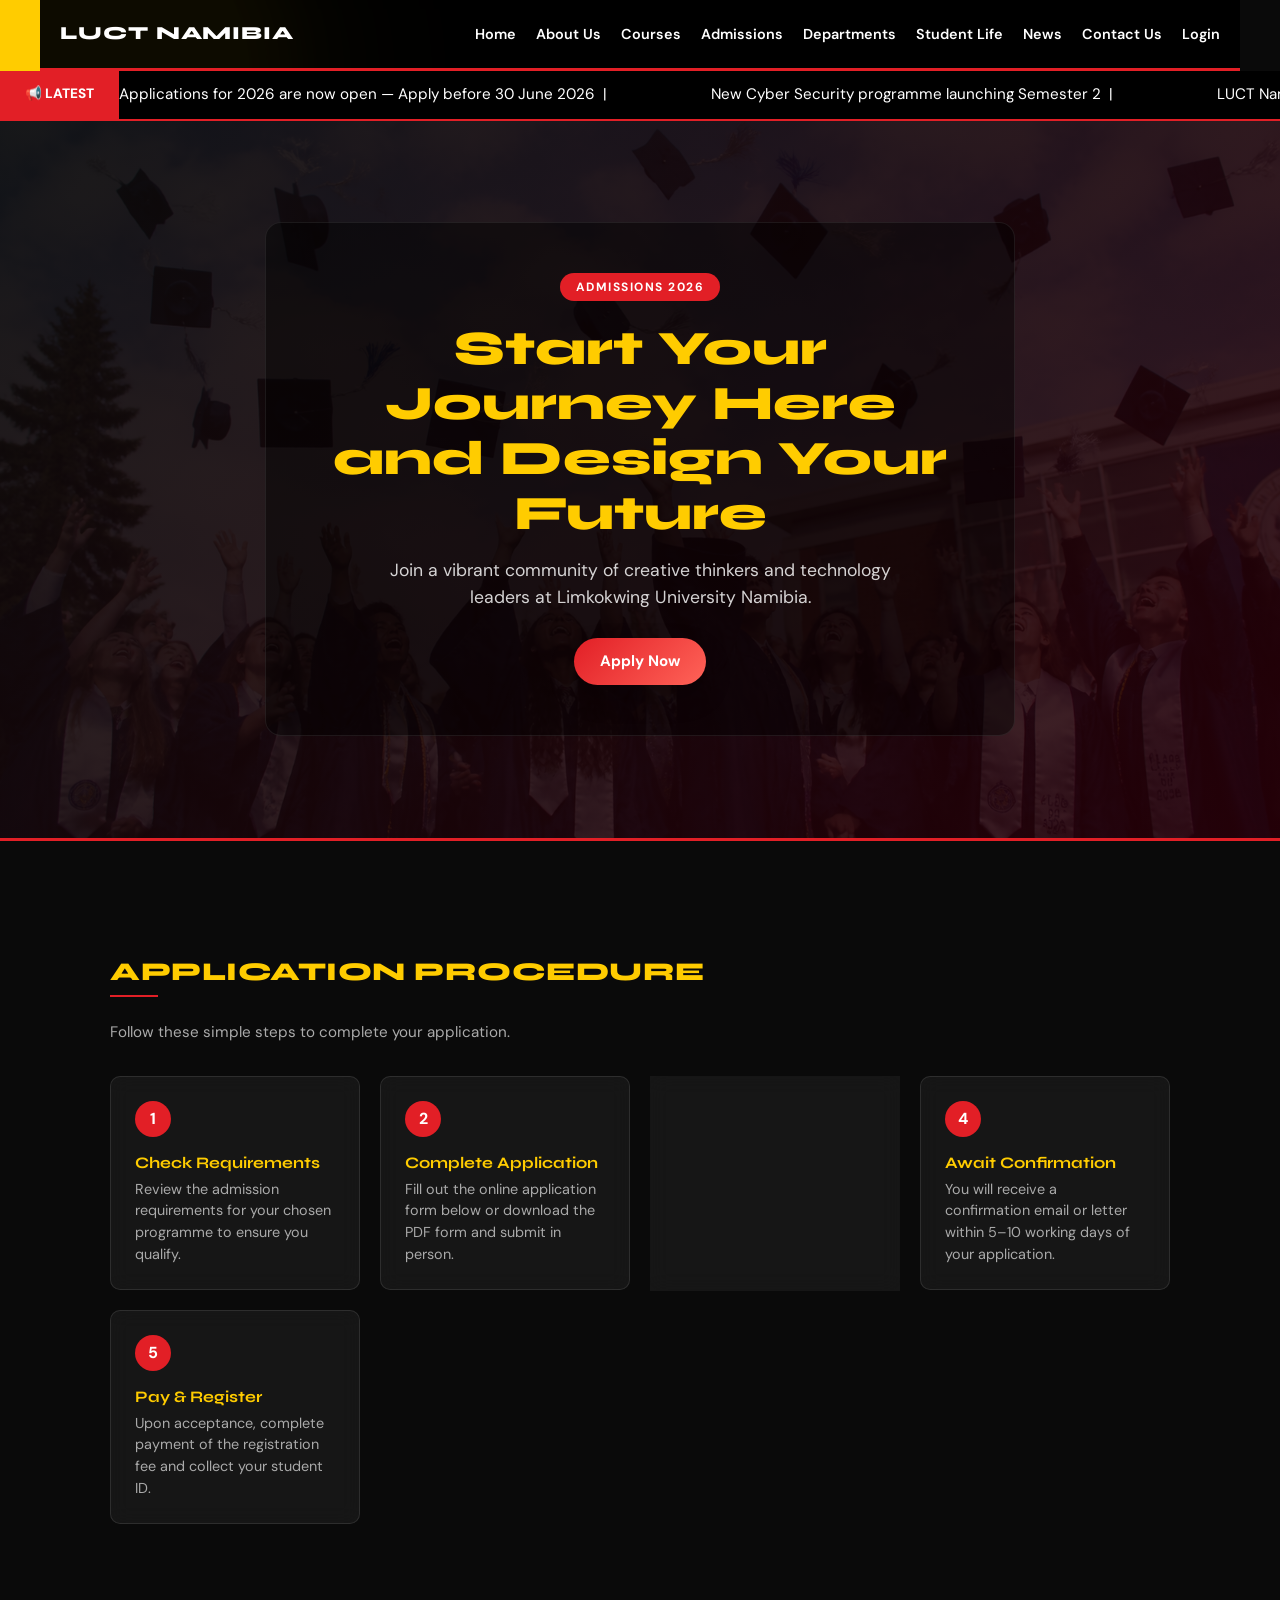
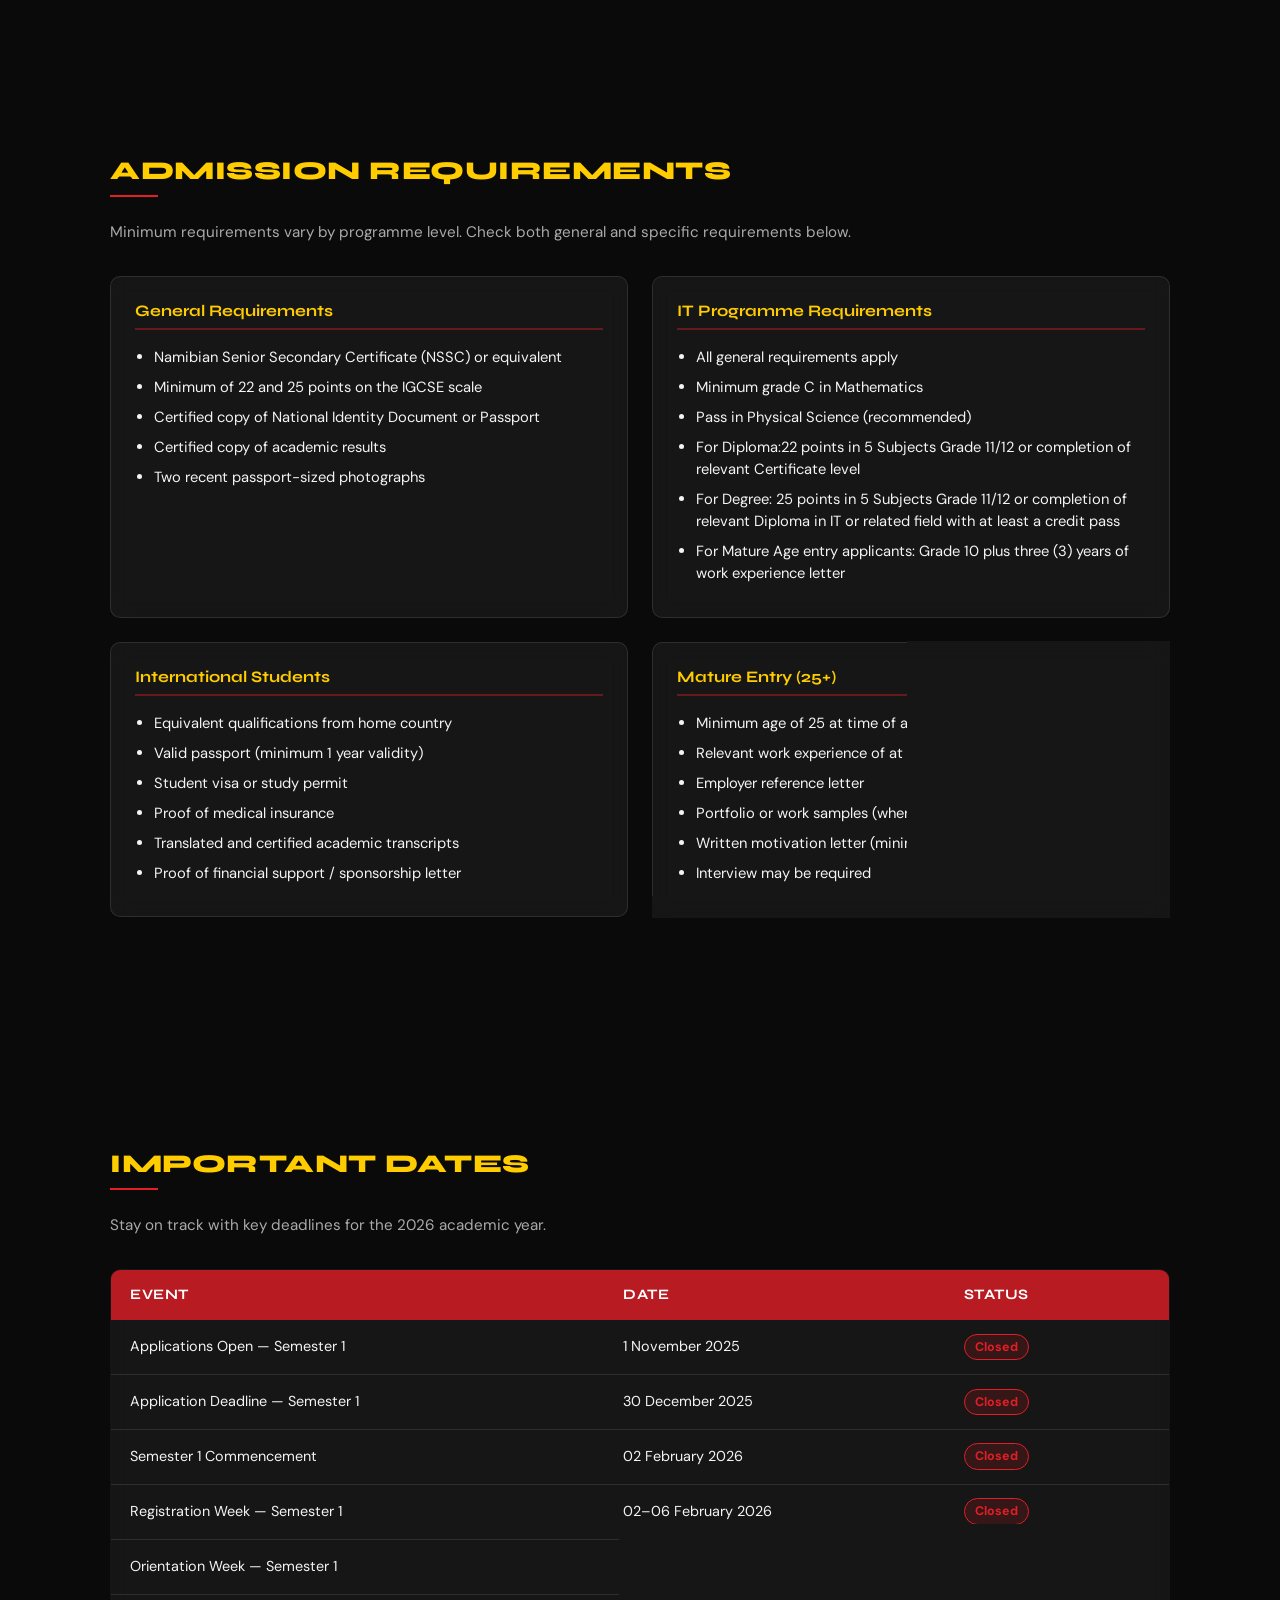
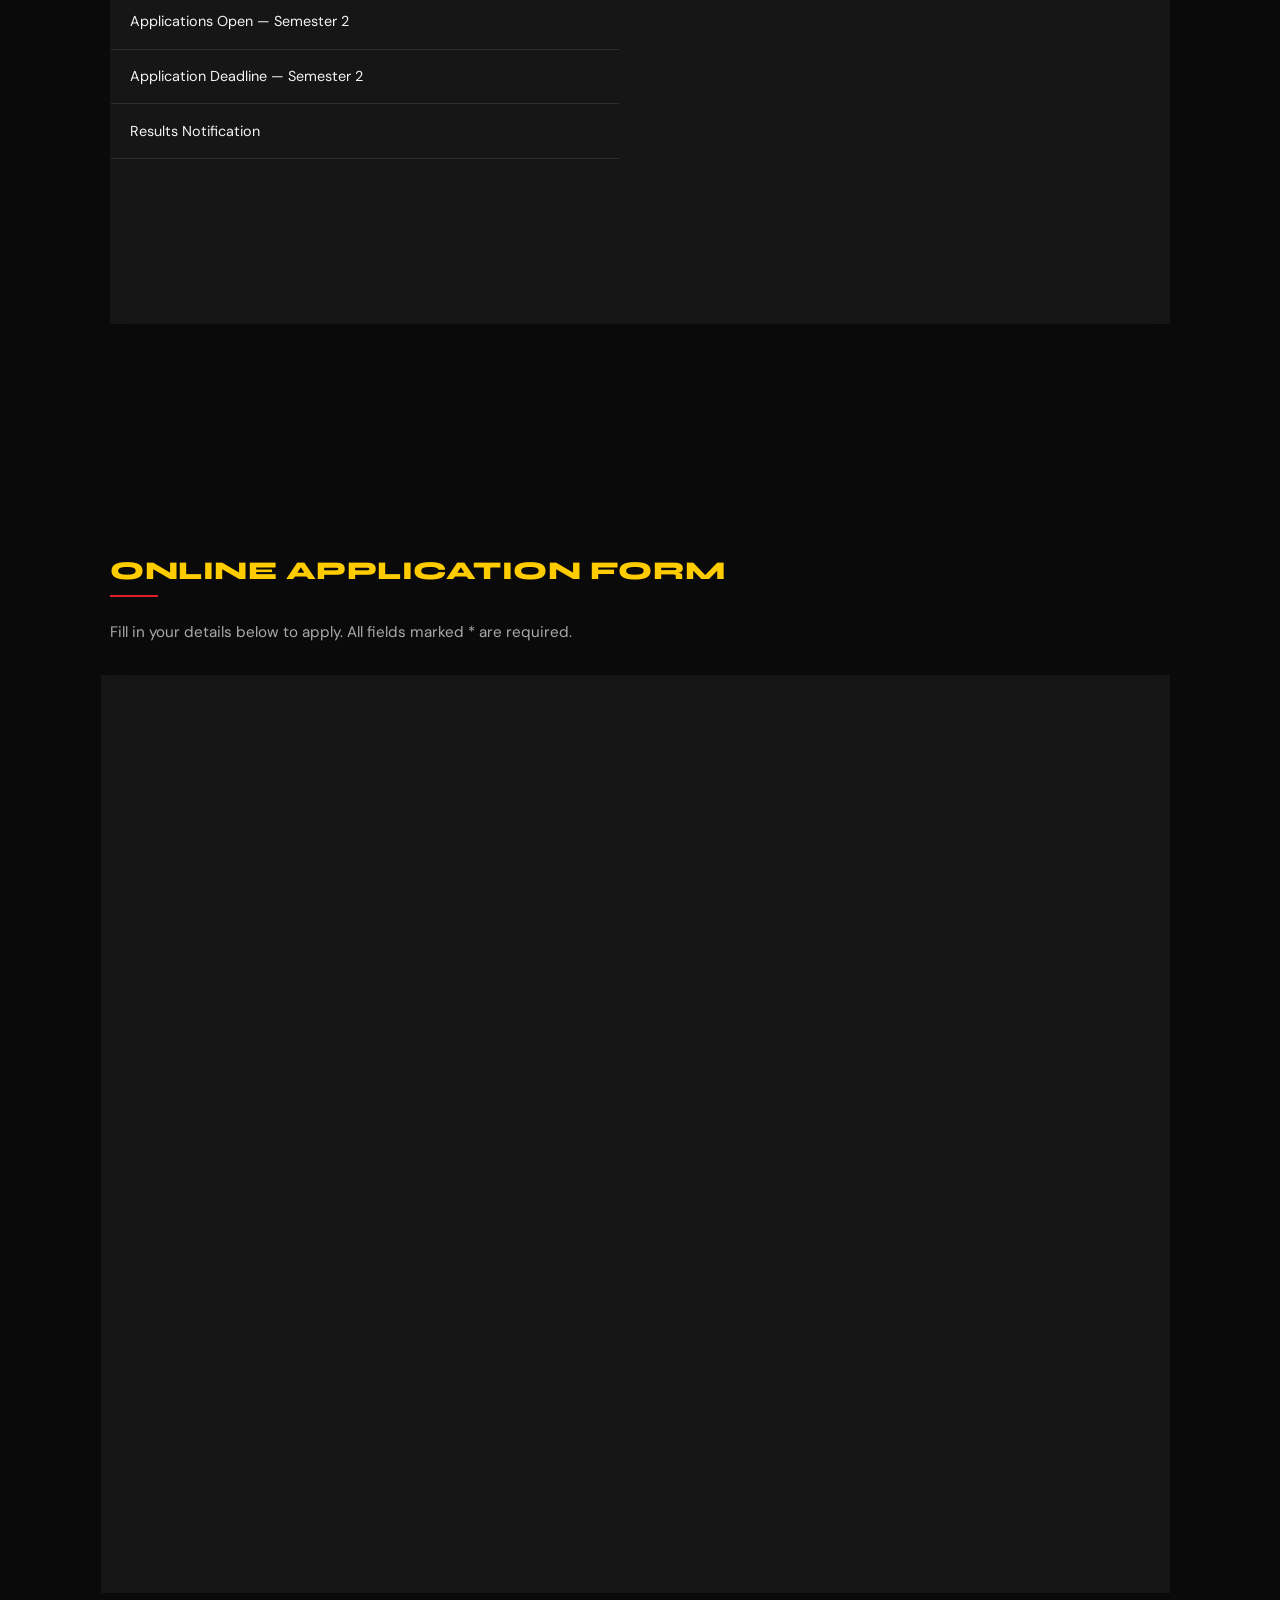
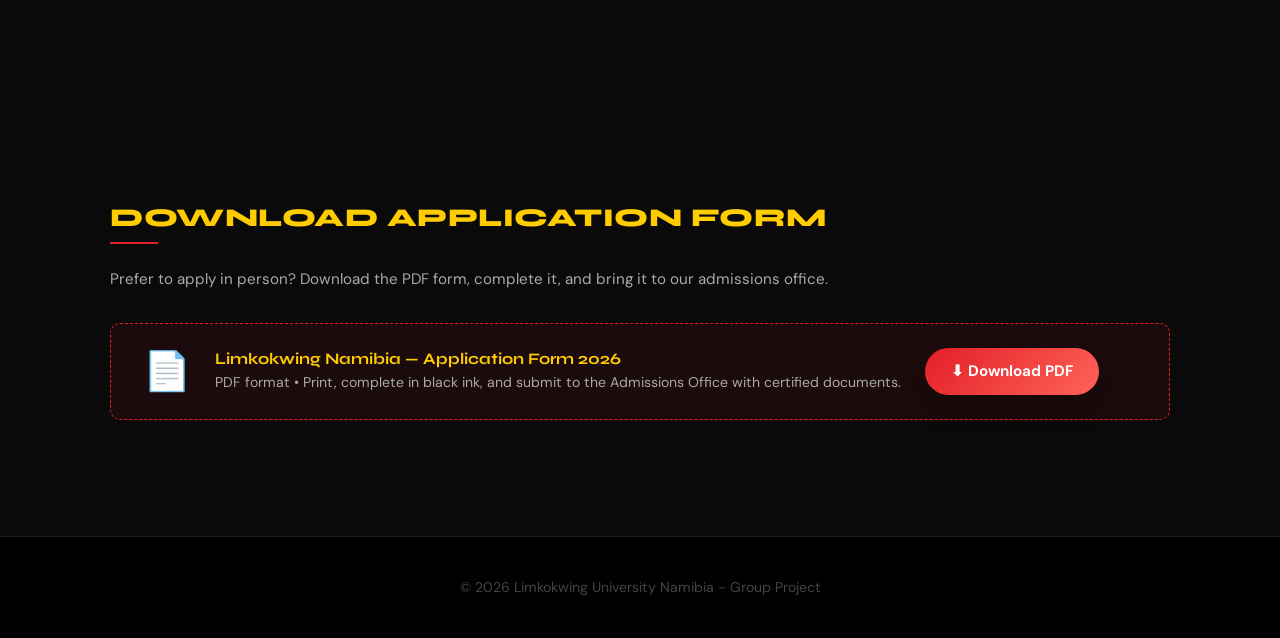
<file: admissions.html>
<!DOCTYPE html>
<html lang="en">
<head>
    <meta charset="UTF-8">
    <meta name="viewport" content="width=device-width, initial-scale=1.0">
    <title>Admissions | Limkokwing University Namibia</title>
    <link rel="stylesheet" href="style.css">
</head>
<body>
    <header>
        <div class="navbar">
            <div class="logo">LUCT Namibia</div>
            <ul>
                <li><a href="index.html">Home</a></li>
                <li><a href="about.html">About Us</a></li>
                <li><a href="courses.html">Courses</a></li>
                <li><a href="admissions.html">Admissions</a></li>
                <li><a href="faculties.html">Departments</a></li>
                <li><a href="studentlife.html">Student Life</a></li>
                <li><a href="news.html">News</a></li>
                <li><a href="contact.html">Contact Us</a></li>
                <li><a href="login.html">Login</a></li>
            </ul>
            </div>
        </nav>
    </header>
     <!-- BREAKING NEWS TICKER -->
    <div class="breaking-news-bar">
        <div class="ticker-label">📢 LATEST</div>
        <div class="ticker-window">
            <div class="ticker-track">
                <span>Applications for 2026 are now open — Apply before 30 June 2026 &nbsp;|&nbsp;</span>
                <span>New Cyber Security programme launching Semester 2 &nbsp;|&nbsp;</span>
                <span>LUCT Namibia ranked among top institutions in Southern Africa &nbsp;|&nbsp;</span>
                <span>Graduation Ceremony 2026 — Celebrate with us this June &nbsp;|&nbsp;</span>
                <span>Scholarship opportunities available for qualifying students &nbsp;|&nbsp;</span>
                <span>Applications for 2026 are now open — Apply before 30 June 2026 &nbsp;|&nbsp;</span>
                <span>New Cyber Security programme launching Semester 2 &nbsp;|&nbsp;</span>
                <span>LUCT Namibia ranked among top institutions in Southern Africa &nbsp;|&nbsp;</span>
                <span>Graduation Ceremony 2026 — Celebrate with us this June &nbsp;|&nbsp;</span>
                <span>Scholarship opportunities available for qualifying students &nbsp;|&nbsp;</span>
            </div>
        </div>
    </div>

    <section class="hero hero-admissions">
  <div class="hero-overlay">
    <span class="hero-badge">Admissions 2026</span>
    <h1>Start Your Journey Here<br>and Design Your Future</h1>
    <p>Join a vibrant community of creative thinkers and technology leaders at Limkokwing University Namibia.</p>
    <a href="#appForm" class="btn">Apply Now</a>
  </div>
</section>

<main>

  <!-- APPLICATION STEPS -->
  <section class="section" style="background: var(--white);">
    <div class="container">
      <h2 class="section-title">Application Procedure</h2>
      <hr class="divider">
      <p class="section-sub">Follow these simple steps to complete your application.</p>
      <div class="steps">
        <div class="step-card">
          <div class="step-num">1</div>
          <h3>Check Requirements</h3>
          <p>Review the admission requirements for your chosen programme to ensure you qualify.</p>
        </div>
        <div class="step-card">
          <div class="step-num">2</div>
          <h3>Complete Application</h3>
          <p>Fill out the online application form below or download the PDF form and submit in person.</p>
        </div>
        <div class="step-card">
          <div class="step-num">3</div>
          <h3>Submit Documents</h3>
          <p>Submit certified copies of your certificates, ID, and passport photos to the admissions office.</p>
        </div>
        <div class="step-card">
          <div class="step-num">4</div>
          <h3>Await Confirmation</h3>
          <p>You will receive a confirmation email or letter within 5–10 working days of your application.</p>
        </div>
        <div class="step-card">
          <div class="step-num">5</div>
          <h3>Pay & Register</h3>
          <p>Upon acceptance, complete payment of the registration fee and collect your student ID.</p>
        </div>
      </div>
    </div>
  </section>
  
  <!-- REQUIREMENTS -->
  <section class="section">
    <div class="container">
      <h2 class="section-title">Admission Requirements</h2>
      <hr class="divider">
      <p class="section-sub">Minimum requirements vary by programme level. Check both general and specific requirements below.</p>
      <div class="req-grid">
        <div class="req-box">
          <h3>General Requirements</h3>
          <ul>
            <li>Namibian Senior Secondary Certificate (NSSC) or equivalent</li>
            <li>Minimum of 22 and 25 points on the IGCSE scale</li>
            <li>Certified copy of National Identity Document or Passport</li>
            <li>Certified copy of academic results</li>
            <li>Two recent passport-sized photographs</li>
          </ul>
        </div>
        <div class="req-box">
          <h3>IT Programme Requirements</h3>
          <ul>
            <li>All general requirements apply</li>
            <li>Minimum grade C in Mathematics</li>
            <li>Pass in Physical Science (recommended)</li>
            <li>For Diploma:22 points in 5 Subjects Grade 11/12 or completion of relevant Certificate level</li>
            <li>For Degree: 25 points in 5 Subjects Grade 11/12 or completion of relevant Diploma in IT or related field with at least a credit pass</li>
            <li>For Mature Age entry applicants: Grade 10 plus three (3) years of work experience letter </li>
          </ul>
        </div>
        <div class="req-box">
          <h3>International Students</h3>
          <ul>
            <li>Equivalent qualifications from home country</li>
            <li>Valid passport (minimum 1 year validity)</li>
            <li>Student visa or study permit</li>
            <li>Proof of medical insurance</li>
            <li>Translated and certified academic transcripts</li>
            <li>Proof of financial support / sponsorship letter</li>
          </ul>
        </div>
        <div class="req-box">
          <h3>Mature Entry (25+)</h3>
          <ul>
            <li>Minimum age of 25 at time of application</li>
            <li>Relevant work experience of at least 3 years in the field</li>
            <li>Employer reference letter</li>
            <li>Portfolio or work samples (where applicable)</li>
            <li>Written motivation letter (minimum 500 words)</li>
            <li>Interview may be required</li>
          </ul>
        </div>
      </div>
    </div>
  </section>
  
 <!-- IMPORTANT DATES -->
  <section class="section" style="background: var(--white);">
    <div class="container">
      <h2 class="section-title">Important Dates</h2>
      <hr class="divider">
      <p class="section-sub">Stay on track with key deadlines for the 2026 academic year.</p>
      <table class="dates-table">
        <thead>
          <tr>
            <th>Event</th>
            <th>Date</th>
            <th>Status</th>
          </tr>
        </thead>
        <tbody>
          <tr>
            <td>Applications Open — Semester 1</td>
            <td>1 November 2025</td>
            <td><span class="badge badge-closed">Closed</span></td>
          </tr>
          <tr>
            <td>Application Deadline — Semester 1</td>
            <td>30 December 2025</td>
            <td><span class="badge badge-closed">Closed</span></td>
          </tr>
          <tr>
            <td>Semester 1 Commencement</td>
            <td>02 February 2026</td>
            <td><span class="badge badge-closed">Closed</span></td>
          </tr>
           <tr>
            <td>Registration Week — Semester 1</td>
            <td>02–06 February 2026</td>
            <td><span class="badge badge-closed">Closed</span></td>
          </tr>
          <tr>
            <td>Orientation Week — Semester 1</td>
            <td>09–15 February 2026</td>
            <td><span class="badge badge-closed">Closed</span></td>
          </tr>
          
          <tr>
            <td>Applications Open — Semester 2</td>
            <td>1 June 2026</td>
            <td><span class="badge badge-open">Upcoming</span></td>
          </tr>
          <tr>
            <td>Application Deadline — Semester 2</td>
            <td>30 June 2026</td>
            <td><span class="badge badge-upcoming">Upcoming</span></td>
          </tr>
          <tr>
            <td>Results Notification</td>
            <td>30 June 2026</td>
            <td><span class="badge badge-upcoming">Upcoming</span></td>
          </tr>
          <tr>
            <td>Semester 2 Commencement</td>
            <td>03 August 2026</td>
            <td><span class="badge badge-upcoming">Upcoming</span></td>
          </tr>
          <tr>
            <td>Registration Week — Semester 2</td>
            <td>03–07 August 2026</td>
            <td><span class="badge badge-closed">Closed</span></td>
          </tr>
          <tr>
            <td>Orientation Week — Semester 2</td>
            <td>10–14 August 2026</td>
            <td><span class="badge badge-upcoming">Upcoming</span></td>
          </tr>
          
        </tbody>
      </table>
    </div>
  </section>

   <!-- ONLINE APPLICATION FORM -->
  <section class="section">
    <div class="container">
      <h2 class="section-title">Online Application Form</h2>
      <hr class="divider">
      <p class="section-sub">Fill in your details below to apply. All fields marked * are required.</p>
      <div class="form-wrap">
        <div class="form-grid" id="appForm">
          <div class="form-group">
            <label for="fname">First Name *</label>
            <input type="text" id="fname" placeholder="e.g. Rebekka" />
          </div>
          <div class="form-group">
            <label for="lname">Last Name *</label>
            <input type="text" id="lname" placeholder="e.g. Van der Byl" />
          </div>
          <div class="form-group">
            <label for="email">Email Address *</label>
            <input type="email" id="email" placeholder="your@email.com" />
          </div>
          <div class="form-group">
            <label for="phone">Phone Number *</label>
            <input type="tel" id="phone" placeholder="+264 81 000 0000" />
          </div>
          <div class="form-group">
            <label for="dob">Date of Birth *</label>
            <input type="date" id="dob" />
          </div>
          <div class="form-group">
            <label for="gender">Gender *</label>
            <select id="gender">
              <option value="">— Select —</option>
              <option>Male</option>
              <option>Female</option>
              <option>Prefer not to say</option>
            </select>
          </div>
          <div class="form-group">
            <label for="programme">Programme Applying For *</label>
            <select id="programme">
              <option value="">— Select Programme —</option>
              <option>National Certificate in Information Technology (Foundation Level 2)</option>
              <option>National Certificate for IT in Computer Systems Support Level 3</option>
              <option>National Certificate in Web Development Level 4</option>
              <option>Information Technology Level 4</option>
              <option>Diploma in Multimedia Design</option>
              <option>Diploma in Business Management</option>
              <option>Diploma in Information Technology</option>
              <option>Diploma in Interior Design</option>
              <option>Diploma in Education</option>
              <option>Diploma in Graphic Design</option>
              <option>Bachelor of Business Administration</option>
              <option>Bachelor of Creative Technology</option>
              <option>Bachelor of Science in IT</option>
              <option>Bachelor of Arts in Fashion Design</option>
              <option>Bachelor of Computer Science in Cloud Computing Technology</option>
              <option>Bachelor of Arts in Interior Architecture</option>
              <option>Bachelor of Arts in Broadcasting and Journalism</option>
            </select>
          </div>
          <div class="form-group">
            <label for="entry">Entry Type *</label>
            <select id="entry">
              <option value="">— Select —</option>
              <option>Standard Entry</option>
              <option>International Student</option>
              <option>Mature Entry (25+)</option>
              <option></option>
            </select>
          </div>
          <div class="form-group full">
            <label for="address">Residential Address *</label>
            <textarea id="address" placeholder="Street, Town, Region, Namibia"></textarea>
          </div>
          <div class="form-group full">
            <label for="motivation">Motivation Statement (optional)</label>
            <textarea id="motivation" style="min-height: 100px;" placeholder="Briefly tell us why you want to study this programme..."></textarea>
          </div>
        </div>
        <div class="form-actions">
          <button class="btn" onclick="submitForm()">Submit Application</button>
          <button class="btn btn-outline" onclick="resetForm()">Clear Form</button>
        </div>
        <div class="success-msg" id="successMsg">
          ✓ Your application has been received! We will contact you within 5–10 working days.
        </div>
      </div>
    </div>
  </section>

  <!-- DOWNLOAD FORM -->
  <section class="section" style="background: var(--white);">
    <div class="container">
      <h2 class="section-title">Download Application Form</h2>
      <hr class="divider">
      <p class="section-sub">Prefer to apply in person? Download the PDF form, complete it, and bring it to our admissions office.</p>
      <div class="download-box">
        <div class="download-icon">📄</div>
        <div class="download-info">
          <h3>Limkokwing Namibia — Application Form 2026</h3>
          <p>PDF format &bull; Print, complete in black ink, and submit to the Admissions Office with certified documents.</p>
        </div>
        <a href="assets/Limkokwing_Application_Form_2026.pdf" 
   download="Limkokwing_Application_Form_2026" 
   class="btn">
    ⬇ Download PDF
</a>
      </div>
    </div>
  </section>

</main>



      <footer>
        <p>&copy; 2026 Limkokwing University Namibia - Group Project</p>
    </footer>

<script src="script.js"></script>
</body>
</html>
</file>
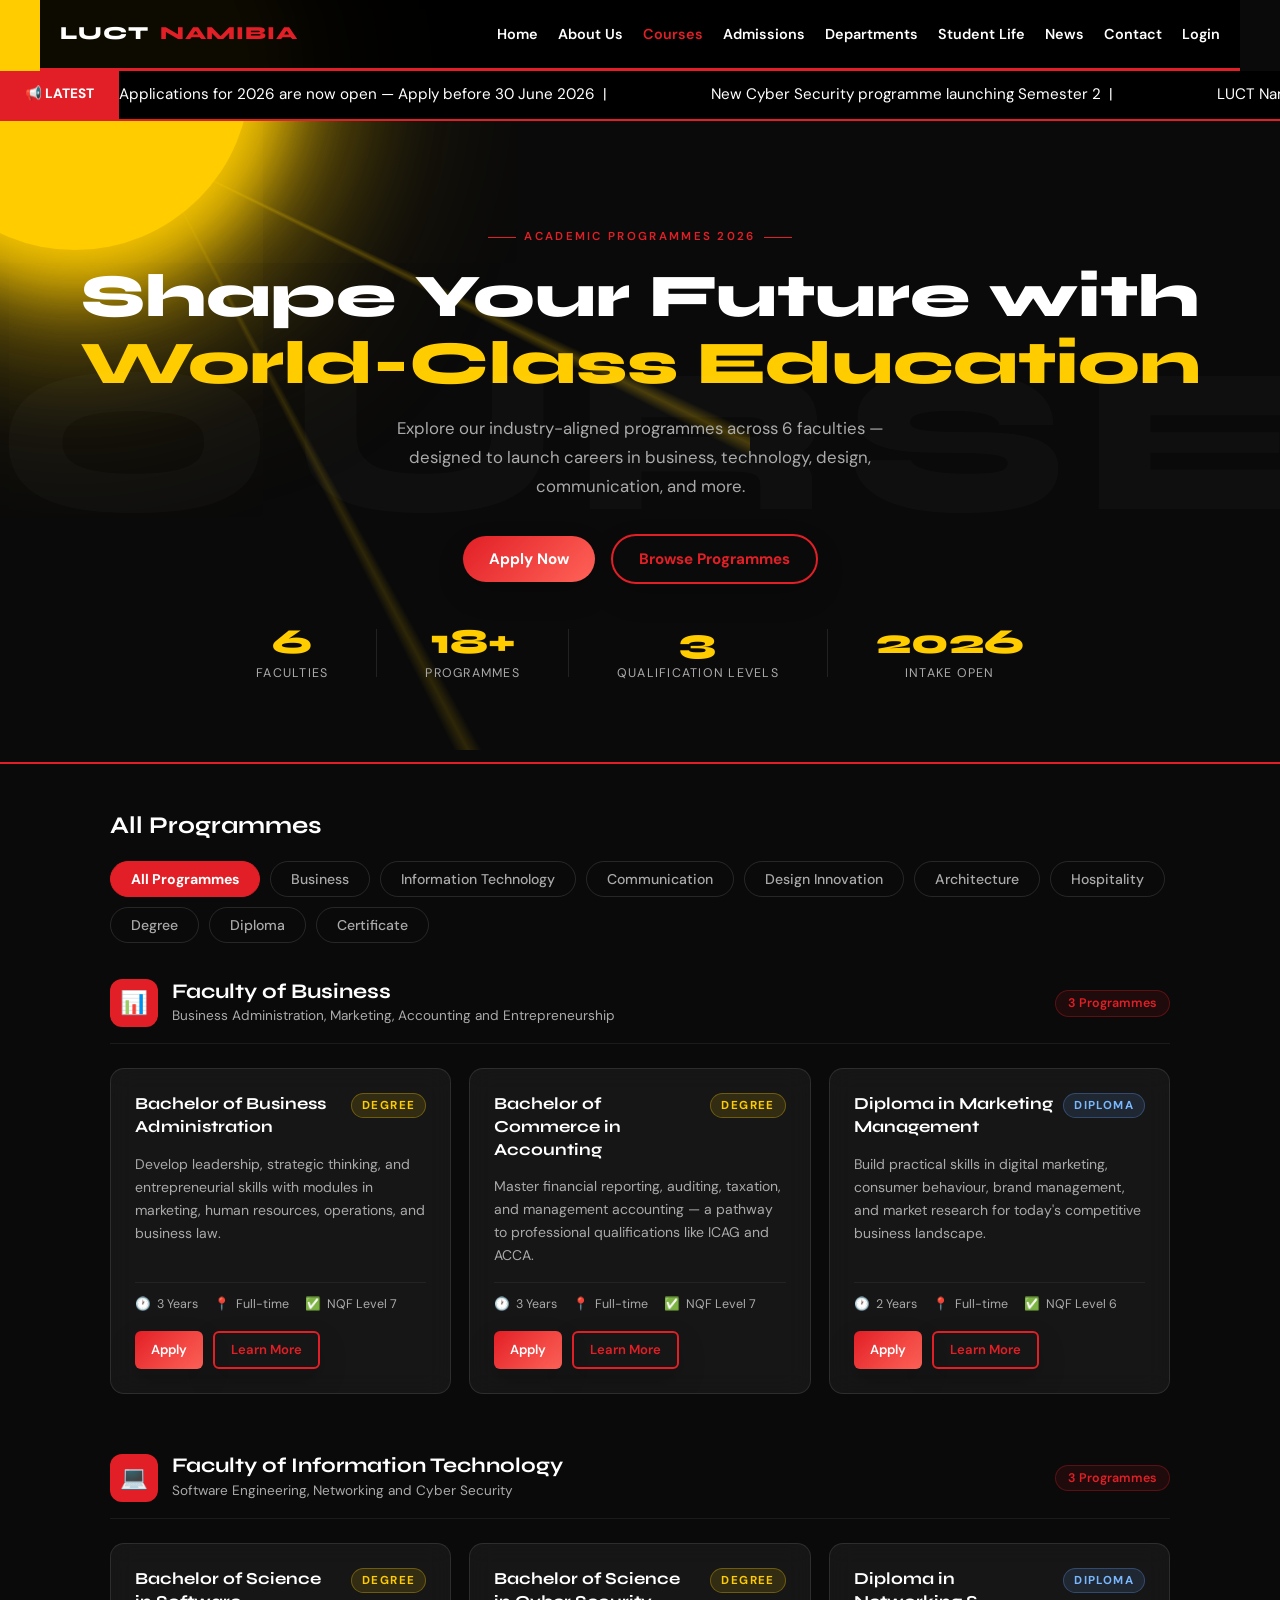
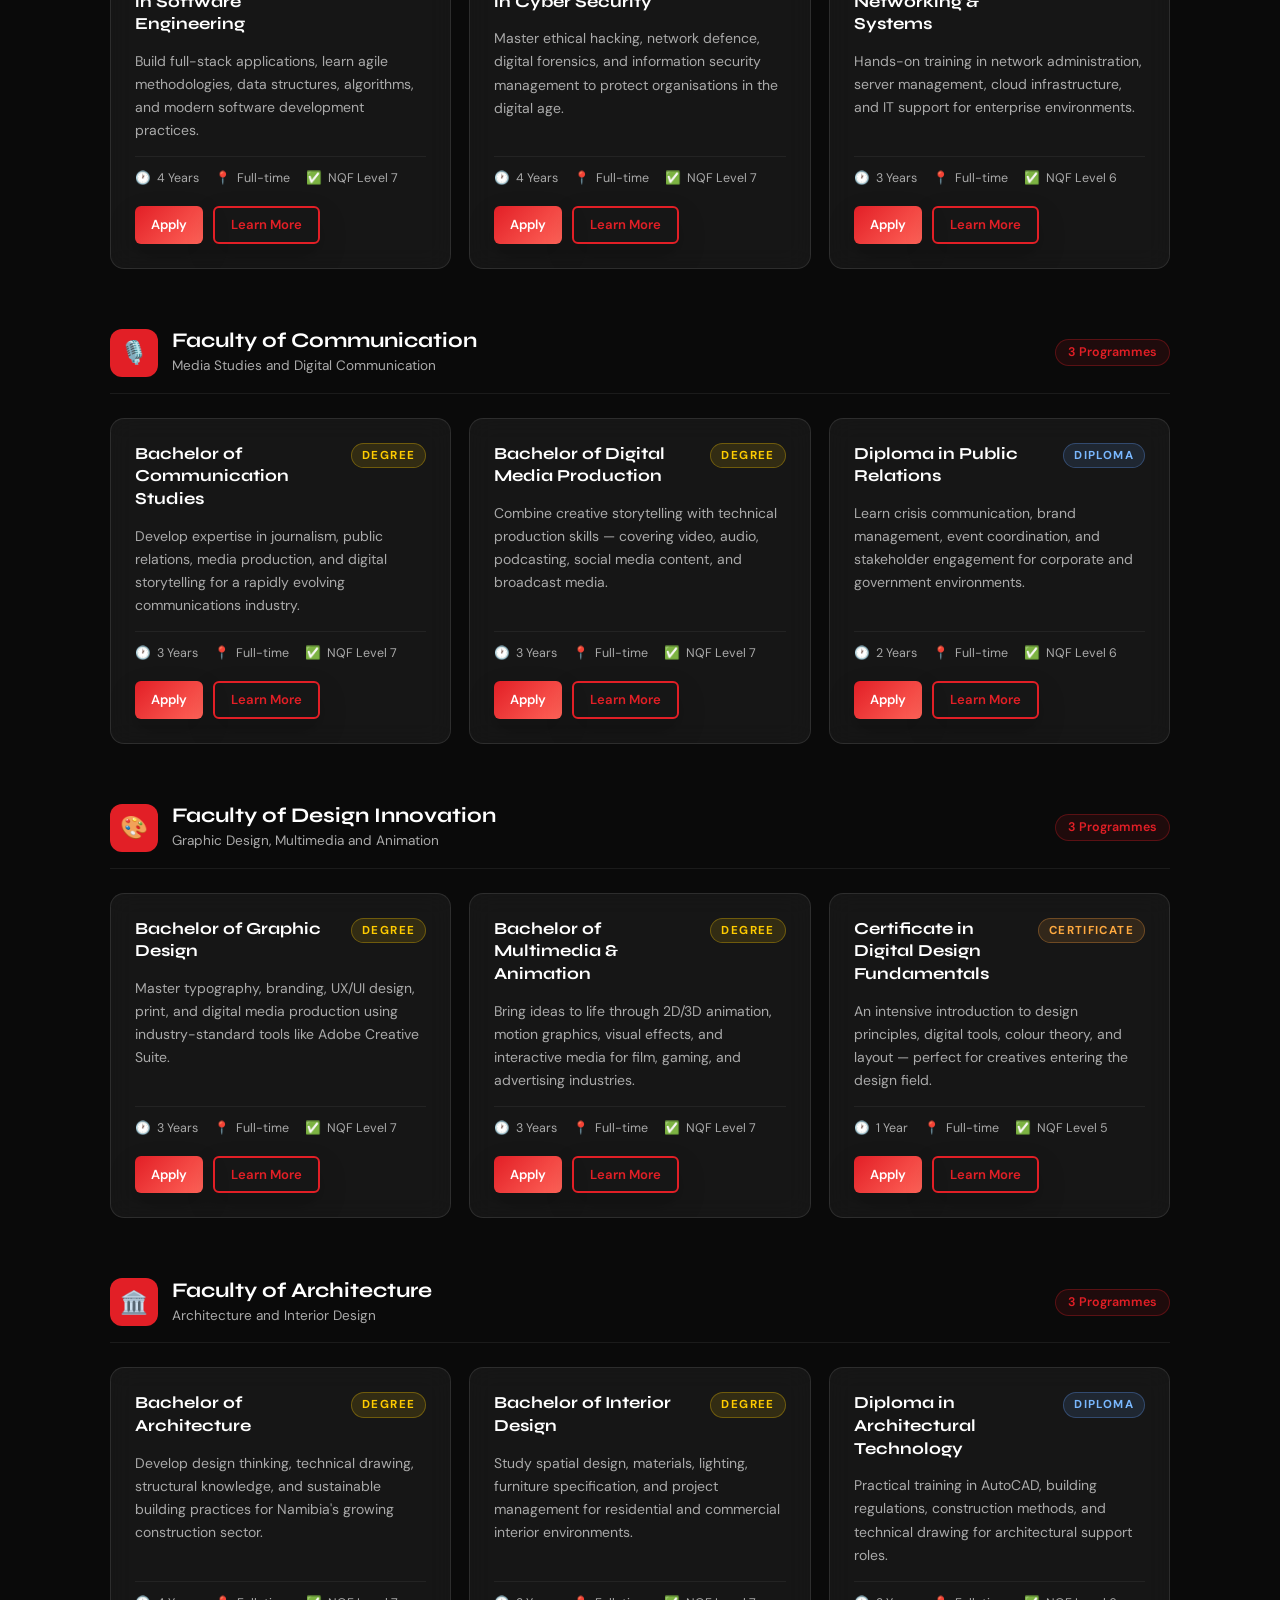
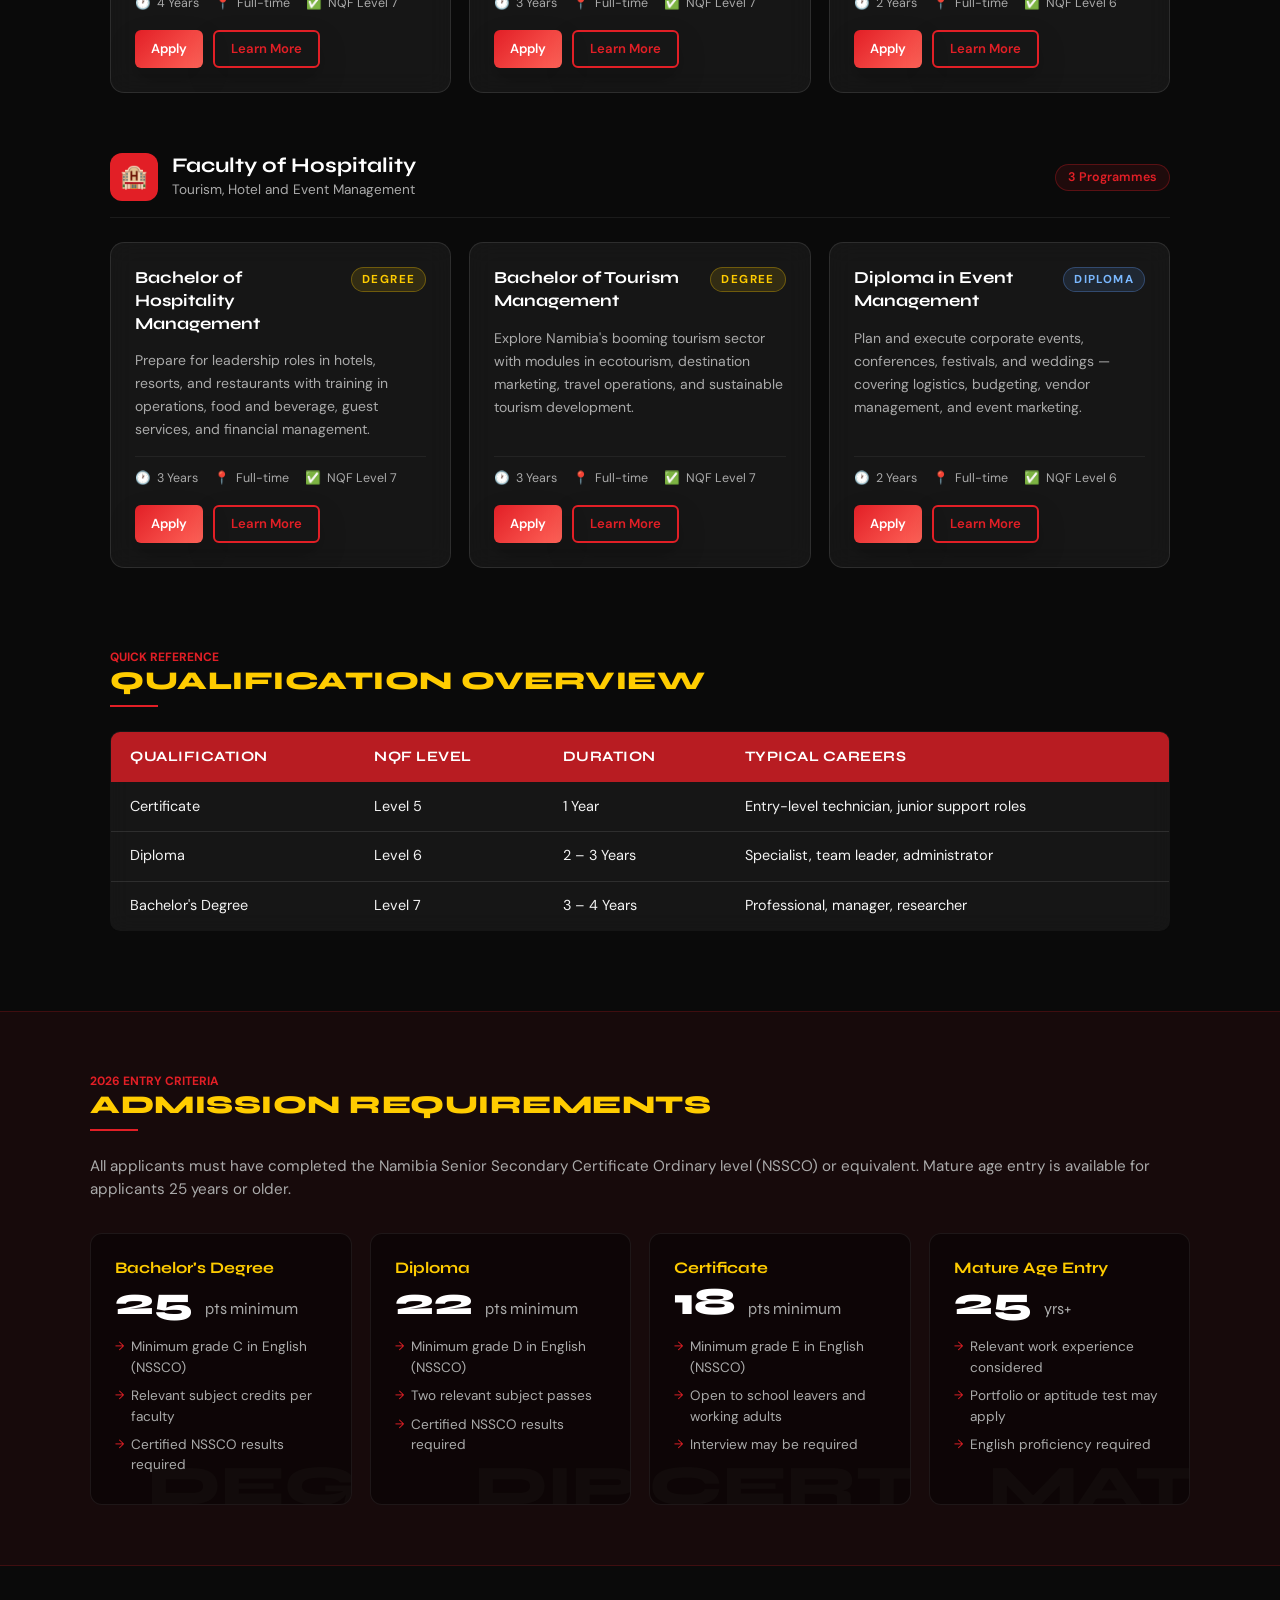
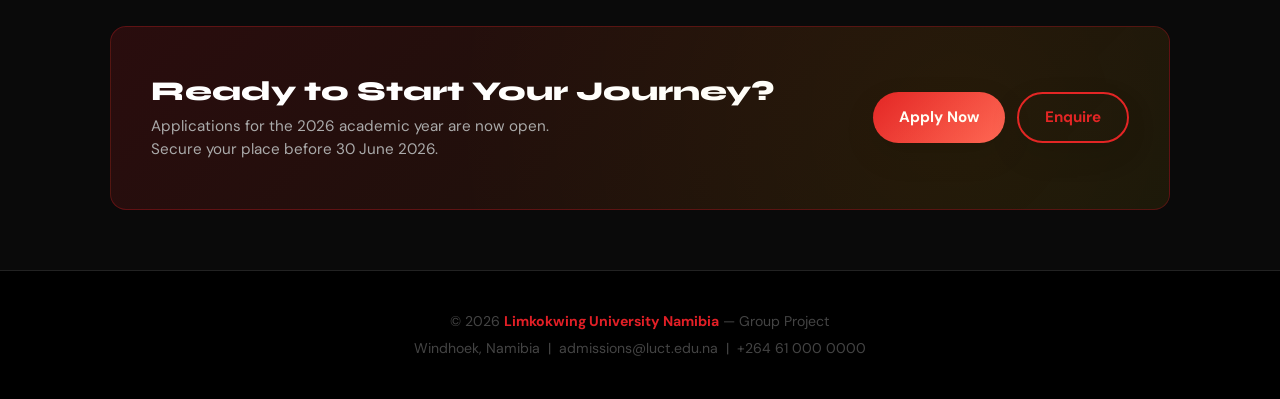
<file: courses.html>
<!DOCTYPE html>
<html lang="en">
<head>
    <meta charset="UTF-8">
    <meta name="viewport" content="width=device-width, initial-scale=1.0">
    <title>Courses | Limkokwing University Namibia</title>
    <link rel="stylesheet" href="style.css">
    <style>
        /* ── COURSES PAGE EXTRAS — fonts & base come from style.css ── */
        /* COURSES HERO */
        .courses-hero {
            padding: 100px 20px 80px;
            text-align: center;
            position: relative;
            overflow: hidden;
            border-bottom: 2px solid var(--luct-red);
        }
        .courses-hero::before {
            content: 'COURSES';
            position: absolute;
            font-family: 'Syne', sans-serif;
            font-size: clamp(5rem, 18vw, 13rem);
            font-weight: 800;
            color: rgba(255,255,255,0.022);
            top: 50%; left: 50%;
            transform: translate(-50%, -50%);
            pointer-events: none;
            white-space: nowrap;
            letter-spacing: 0.08em;
        }
        .courses-hero .hero-eyebrow {
            display: inline-flex;
            align-items: center;
            gap: 8px;
            color: var(--luct-red);
            font-size: 0.72rem;
            font-weight: 600;
            text-transform: uppercase;
            letter-spacing: 0.2em;
            margin-bottom: 18px;
        }
        .courses-hero .hero-eyebrow::before,
        .courses-hero .hero-eyebrow::after {
            content: '';
            width: 28px; height: 1px;
            background: var(--luct-red);
        }
        .courses-hero h1 {
            font-family: 'Syne', sans-serif;
            font-size: clamp(2.2rem, 5vw, 3.8rem);
            font-weight: 800;
            color: #fff;
            line-height: 1.1;
            margin-bottom: 16px;
        }
        .courses-hero h1 em {
            font-style: normal;
            color: var(--gold);
            display: block;
        }
        .courses-hero p {
            color: var(--muted);
            font-size: 1.05rem;
            max-width: 560px;
            margin: 0 auto 32px;
            line-height: 1.75;
        }
        .hero-stats {
            display: flex;
            justify-content: center;
            gap: 3rem;
            flex-wrap: wrap;
            margin-top: 40px;
        }
        .hero-stat { text-align: center; }
        .hero-stat .num {
            font-family: 'Syne', sans-serif;
            font-size: 2.2rem;
            font-weight: 800;
            color: var(--gold);
            line-height: 1;
        }
        .hero-stat .lbl {
            font-size: 0.78rem;
            color: var(--muted);
            text-transform: uppercase;
            letter-spacing: 0.1em;
            margin-top: 4px;
        }
        .hero-stat-divider {
            width: 1px; height: 48px;
            background: rgba(255,255,255,0.1);
            align-self: center;
        }

        /* FILTER BAR */
        .filter-bar {
            max-width: 1100px;
            margin: 48px auto 0;
            padding: 0 20px;
        }
        .filter-bar h2 {
            font-family: 'Syne', sans-serif;
            font-size: 1.5rem;
            font-weight: 700;
            color: #fff;
            margin-bottom: 20px;
        }
        .filter-tabs {
            display: flex;
            gap: 10px;
            flex-wrap: wrap;
            margin-bottom: 36px;
        }
        .filter-tab {
            padding: 8px 20px;
            border-radius: 40px;
            border: 1.5px solid rgba(255,255,255,0.12);
            background: transparent;
            color: var(--muted);
            font-family: 'DM Sans', sans-serif;
            font-size: 0.88rem;
            font-weight: 500;
            cursor: pointer;
            transition: all 0.25s;
        }
        .filter-tab:hover { border-color: var(--luct-red); color: #fff; }
        .filter-tab.active {
            background: var(--luct-red);
            border-color: var(--luct-red);
            color: #fff;
            font-weight: 700;
        }

        /* PROGRAMMES */
        .programs-section {
            max-width: 1100px;
            margin: 0 auto 80px;
            padding: 0 20px;
        }
        .faculty-block { margin-bottom: 60px; }
        .faculty-header {
            display: flex;
            align-items: center;
            gap: 14px;
            margin-bottom: 24px;
            padding-bottom: 16px;
            border-bottom: 1px solid rgba(255,255,255,0.07);
        }
        .faculty-icon {
            width: 48px; height: 48px;
            border-radius: 12px;
            background: var(--luct-red);
            display: flex;
            align-items: center;
            justify-content: center;
            font-size: 1.4rem;
            flex-shrink: 0;
        }
        .faculty-header h2 {
            font-family: 'Syne', sans-serif;
            font-size: 1.3rem;
            font-weight: 700;
            color: #fff;
        }
        .faculty-header p { font-size: 0.85rem; color: var(--muted); margin-top: 2px; }
        .course-count {
            margin-left: auto;
            font-size: 0.78rem;
            font-weight: 600;
            color: var(--luct-red);
            background: rgba(226,31,38,0.1);
            border: 1px solid rgba(226,31,38,0.3);
            padding: 3px 12px;
            border-radius: 20px;
            white-space: nowrap;
        }

        /* COURSE CARDS */
        .courses-grid {
            display: grid;
            grid-template-columns: repeat(auto-fill, minmax(300px, 1fr));
            gap: 18px;
        }
        .course-card {
            background: var(--glass);
            backdrop-filter: blur(12px);
            border: 1px solid var(--glass-border);
            border-radius: 14px;
            padding: 24px;
            display: flex;
            flex-direction: column;
            gap: 14px;
            transition: transform 0.3s, border-color 0.3s, box-shadow 0.3s;
            position: relative;
            overflow: hidden;
        }
        .course-card::before {
            content: '';
            position: absolute;
            top: 0; left: 0; right: 0;
            height: 3px;
            background: linear-gradient(90deg, var(--luct-red), var(--gold));
            opacity: 0;
            transition: opacity 0.3s;
        }
        .course-card:hover {
            transform: translateY(-5px);
            border-color: rgba(226,31,38,0.35);
            box-shadow: 0 12px 40px rgba(0,0,0,0.4), 0 0 0 1px rgba(226,31,38,0.15);
        }
        .course-card:hover::before { opacity: 1; }
        .card-top {
            display: flex;
            align-items: flex-start;
            justify-content: space-between;
            gap: 10px;
        }
        .course-level {
            font-size: 0.72rem;
            font-weight: 700;
            text-transform: uppercase;
            letter-spacing: 0.12em;
            padding: 3px 10px;
            border-radius: 20px;
            white-space: nowrap;
        }
        .level-degree  { background: rgba(255,204,0,0.12);   color: var(--gold);  border: 1px solid rgba(255,204,0,0.3); }
        .level-diploma { background: rgba(100,160,255,0.12); color: #7ab8ff;       border: 1px solid rgba(100,160,255,0.3); }
        .level-cert    { background: rgba(255,160,60,0.12);  color: #ffaa40;       border: 1px solid rgba(255,160,60,0.3); }

        .course-card h3 {
            font-family: 'Syne', sans-serif;
            font-size: 1.05rem;
            font-weight: 700;
            color: #fff;
            line-height: 1.35;
        }
        .course-card p {
            font-size: 0.875rem;
            color: var(--muted);
            line-height: 1.65;
            flex: 1;
        }
        .card-meta {
            display: flex;
            gap: 16px;
            padding-top: 12px;
            border-top: 1px solid rgba(255,255,255,0.06);
            flex-wrap: wrap;
        }
        .meta-item {
            display: flex;
            align-items: center;
            gap: 6px;
            font-size: 0.78rem;
            color: var(--muted);
        }
        .card-actions { display: flex; gap: 10px; margin-top: 4px; }
        .btn-sm {
            padding: 7px 16px;
            font-size: 0.82rem;
            border-radius: 6px;
            font-weight: 600;
        }

        /* OVERVIEW TABLE */
        .duration-section {
            max-width: 1100px;
            margin: 0 auto 80px;
            padding: 0 20px;
        }
        .duration-section .section-title { font-family: 'Syne', sans-serif; }

        /* REQUIREMENTS BAND */
        .requirements-band {
            background: rgba(226,31,38,0.06);
            border-top: 1px solid rgba(226,31,38,0.2);
            border-bottom: 1px solid rgba(226,31,38,0.2);
            padding: 60px 20px;
            position: relative;
            z-index: 5;
        }
        .requirements-band .inner { max-width: 1100px; margin: 0 auto; }
        .req-cards {
            display: grid;
            grid-template-columns: repeat(auto-fit, minmax(220px, 1fr));
            gap: 18px;
            margin-top: 28px;
        }
        .req-card {
            background: rgba(0,0,0,0.4);
            border: 1px solid rgba(255,255,255,0.07);
            border-radius: 12px;
            padding: 24px;
            position: relative;
            overflow: hidden;
        }
        .req-card::after {
            content: attr(data-type);
            position: absolute;
            bottom: -10px; right: -8px;
            font-family: 'Syne', sans-serif;
            font-size: 3.5rem;
            font-weight: 800;
            color: rgba(255,255,255,0.025);
            pointer-events: none;
            line-height: 1;
        }
        .req-card h3 {
            font-family: 'Syne', sans-serif;
            font-size: 1rem; font-weight: 700;
            color: var(--gold); margin-bottom: 6px;
        }
        .req-card .points {
            font-family: 'Syne', sans-serif;
            font-size: 2.4rem; font-weight: 800;
            color: #fff; line-height: 1; margin-bottom: 8px;
        }
        .req-card .points span { font-size: 1rem; font-weight: 400; color: var(--muted); }
        .req-card ul { padding: 0; list-style: none; margin-top: 12px; }
        .req-card li {
            font-size: 0.85rem; color: var(--muted);
            padding: 4px 0 4px 16px; position: relative;
        }
        .req-card li::before { content: '→'; position: absolute; left: 0; color: var(--luct-red); font-size: 0.75rem; }

        /* CTA STRIP */
        .cta-strip { max-width: 1100px; margin: 60px auto; padding: 0 20px; }
        .cta-box {
            background: linear-gradient(135deg, rgba(226,31,38,0.15) 0%, rgba(255,204,0,0.05) 100%);
            border: 1px solid rgba(226,31,38,0.3);
            border-radius: 16px;
            padding: 48px 40px;
            display: flex;
            align-items: center;
            justify-content: space-between;
            gap: 30px;
            flex-wrap: wrap;
            position: relative;
            overflow: hidden;
        }
        .cta-box::before {
            content: '';
            position: absolute; inset: 0;
            background: radial-gradient(circle at 80% 50%, rgba(255,204,0,0.05) 0%, transparent 60%);
            pointer-events: none;
        }
        .cta-box h2 {
            font-family: 'Syne', sans-serif;
            font-size: 1.7rem; font-weight: 800;
            color: #fff; margin-bottom: 8px;
        }
        .cta-box p { color: var(--muted); font-size: 0.95rem; max-width: 420px; }
        .cta-btns { display: flex; gap: 12px; flex-wrap: wrap; flex-shrink: 0; }

        @media (max-width: 768px) {
            .hero-stat-divider { display: none; }
            .hero-stats { gap: 1.5rem; }
            .courses-grid { grid-template-columns: 1fr; }
            .cta-box { text-align: center; justify-content: center; }
            .cta-btns { justify-content: center; }
        }
    </style>
</head>
<body>

    <!-- NAVBAR -->
    <header>
        <nav class="navbar">
            <div class="logo">LUCT <span>Namibia</span></div>
            <ul id="navLinks">
                <li><a href="index.html">Home</a></li>
                <li><a href="about.html">About Us</a></li>
                <li><a href="courses.html" class="active">Courses</a></li>
                <li><a href="admissions.html">Admissions</a></li>
                <li><a href="faculties.html">Departments</a></li>
                <li><a href="studentlife.html">Student Life</a></li>
                <li><a href="news.html">News</a></li>
                <li><a href="contact.html">Contact</a></li>
                <li><a href="login.html">Login</a></li>
            </ul>
            <div class="hamburger" id="hamburger">
                <span></span><span></span><span></span>
            </div>
        </nav>
    </header>

    <!-- BREAKING NEWS -->
    <div class="breaking-news-bar">
        <div class="ticker-label">📢 LATEST</div>
        <div class="ticker-window">
            <div class="ticker-track">
                <span>Applications for 2026 are now open — Apply before 30 June 2026 &nbsp;|&nbsp;</span>
                <span>New Cyber Security programme launching Semester 2 &nbsp;|&nbsp;</span>
                <span>LUCT Namibia ranked among top institutions in Southern Africa &nbsp;|&nbsp;</span>
                <span>Scholarship opportunities available for qualifying students &nbsp;|&nbsp;</span>
                <span>Applications for 2026 are now open — Apply before 30 June 2026 &nbsp;|&nbsp;</span>
                <span>New Cyber Security programme launching Semester 2 &nbsp;|&nbsp;</span>
                <span>LUCT Namibia ranked among top institutions in Southern Africa &nbsp;|&nbsp;</span>
                <span>Scholarship opportunities available for qualifying students &nbsp;|&nbsp;</span>
            </div>
        </div>
    </div>

    <!-- HERO -->
    <section class="courses-hero">
        <div class="hero-eyebrow">Academic Programmes 2026</div>
        <h1>Shape Your Future with<em>World-Class Education</em></h1>
        <p>Explore our industry-aligned programmes across 6 faculties — designed to launch careers in business, technology, design, communication, and more.</p>
        <a href="admissions.html" class="btn">Apply Now</a>
        <a href="#programmes" class="btn btn-outline" style="margin-left:12px;">Browse Programmes</a>
        <div class="hero-stats">
            <div class="hero-stat"><div class="num">6</div><div class="lbl">Faculties</div></div>
            <div class="hero-stat-divider"></div>
            <div class="hero-stat"><div class="num">18+</div><div class="lbl">Programmes</div></div>
            <div class="hero-stat-divider"></div>
            <div class="hero-stat"><div class="num">3</div><div class="lbl">Qualification Levels</div></div>
            <div class="hero-stat-divider"></div>
            <div class="hero-stat"><div class="num">2026</div><div class="lbl">Intake Open</div></div>
        </div>
    </section>

    <!-- FILTER BAR -->
    <div class="filter-bar" id="programmes">
        <h2>All Programmes</h2>
        <div class="filter-tabs">
            <button class="filter-tab active" data-filter="all">All Programmes</button>
            <button class="filter-tab" data-filter="business">Business</button>
            <button class="filter-tab" data-filter="it">Information Technology</button>
            <button class="filter-tab" data-filter="communication">Communication</button>
            <button class="filter-tab" data-filter="design">Design Innovation</button>
            <button class="filter-tab" data-filter="architecture">Architecture</button>
            <button class="filter-tab" data-filter="hospitality">Hospitality</button>
            <button class="filter-tab" data-filter="degree">Degree</button>
            <button class="filter-tab" data-filter="diploma">Diploma</button>
            <button class="filter-tab" data-filter="certificate">Certificate</button>
        </div>
    </div>

    <!-- PROGRAMMES -->
    <div class="programs-section">

        <!-- Faculty of Business -->
        <div class="faculty-block" data-faculty="business">
            <div class="faculty-header">
                <div class="faculty-icon">📊</div>
                <div>
                    <h2>Faculty of Business</h2>
                    <p>Business Administration, Marketing, Accounting and Entrepreneurship</p>
                </div>
                <span class="course-count">3 Programmes</span>
            </div>
            <div class="courses-grid">
                <div class="course-card" data-faculty="business" data-level="degree">
                    <div class="card-top">
                        <h3>Bachelor of Business Administration</h3>
                        <span class="course-level level-degree">Degree</span>
                    </div>
                    <p>Develop leadership, strategic thinking, and entrepreneurial skills with modules in marketing, human resources, operations, and business law.</p>
                    <div class="card-meta">
                        <div class="meta-item"><span>🕐</span> 3 Years</div>
                        <div class="meta-item"><span>📍</span> Full-time</div>
                        <div class="meta-item"><span>✅</span> NQF Level 7</div>
                    </div>
                    <div class="card-actions">
                        <a href="admissions.html" class="btn btn-sm">Apply</a>
                        <a href="faculties.html" class="btn btn-outline btn-sm">Learn More</a>
                    </div>
                </div>
                <div class="course-card" data-faculty="business" data-level="degree">
                    <div class="card-top">
                        <h3>Bachelor of Commerce in Accounting</h3>
                        <span class="course-level level-degree">Degree</span>
                    </div>
                    <p>Master financial reporting, auditing, taxation, and management accounting — a pathway to professional qualifications like ICAG and ACCA.</p>
                    <div class="card-meta">
                        <div class="meta-item"><span>🕐</span> 3 Years</div>
                        <div class="meta-item"><span>📍</span> Full-time</div>
                        <div class="meta-item"><span>✅</span> NQF Level 7</div>
                    </div>
                    <div class="card-actions">
                        <a href="admissions.html" class="btn btn-sm">Apply</a>
                        <a href="faculties.html" class="btn btn-outline btn-sm">Learn More</a>
                    </div>
                </div>
                <div class="course-card" data-faculty="business" data-level="diploma">
                    <div class="card-top">
                        <h3>Diploma in Marketing Management</h3>
                        <span class="course-level level-diploma">Diploma</span>
                    </div>
                    <p>Build practical skills in digital marketing, consumer behaviour, brand management, and market research for today's competitive business landscape.</p>
                    <div class="card-meta">
                        <div class="meta-item"><span>🕐</span> 2 Years</div>
                        <div class="meta-item"><span>📍</span> Full-time</div>
                        <div class="meta-item"><span>✅</span> NQF Level 6</div>
                    </div>
                    <div class="card-actions">
                        <a href="admissions.html" class="btn btn-sm">Apply</a>
                        <a href="faculties.html" class="btn btn-outline btn-sm">Learn More</a>
                    </div>
                </div>
            </div>
        </div>

        <!-- Faculty of Information Technology -->
        <div class="faculty-block" data-faculty="it">
            <div class="faculty-header">
                <div class="faculty-icon">💻</div>
                <div>
                    <h2>Faculty of Information Technology</h2>
                    <p>Software Engineering, Networking and Cyber Security</p>
                </div>
                <span class="course-count">3 Programmes</span>
            </div>
            <div class="courses-grid">
                <div class="course-card" data-faculty="it" data-level="degree">
                    <div class="card-top">
                        <h3>Bachelor of Science in Software Engineering</h3>
                        <span class="course-level level-degree">Degree</span>
                    </div>
                    <p>Build full-stack applications, learn agile methodologies, data structures, algorithms, and modern software development practices.</p>
                    <div class="card-meta">
                        <div class="meta-item"><span>🕐</span> 4 Years</div>
                        <div class="meta-item"><span>📍</span> Full-time</div>
                        <div class="meta-item"><span>✅</span> NQF Level 7</div>
                    </div>
                    <div class="card-actions">
                        <a href="admissions.html" class="btn btn-sm">Apply</a>
                        <a href="faculties.html" class="btn btn-outline btn-sm">Learn More</a>
                    </div>
                </div>
                <div class="course-card" data-faculty="it" data-level="degree">
                    <div class="card-top">
                        <h3>Bachelor of Science in Cyber Security</h3>
                        <span class="course-level level-degree">Degree</span>
                    </div>
                    <p>Master ethical hacking, network defence, digital forensics, and information security management to protect organisations in the digital age.</p>
                    <div class="card-meta">
                        <div class="meta-item"><span>🕐</span> 4 Years</div>
                        <div class="meta-item"><span>📍</span> Full-time</div>
                        <div class="meta-item"><span>✅</span> NQF Level 7</div>
                    </div>
                    <div class="card-actions">
                        <a href="admissions.html" class="btn btn-sm">Apply</a>
                        <a href="faculties.html" class="btn btn-outline btn-sm">Learn More</a>
                    </div>
                </div>
                <div class="course-card" data-faculty="it" data-level="diploma">
                    <div class="card-top">
                        <h3>Diploma in Networking & Systems</h3>
                        <span class="course-level level-diploma">Diploma</span>
                    </div>
                    <p>Hands-on training in network administration, server management, cloud infrastructure, and IT support for enterprise environments.</p>
                    <div class="card-meta">
                        <div class="meta-item"><span>🕐</span> 3 Years</div>
                        <div class="meta-item"><span>📍</span> Full-time</div>
                        <div class="meta-item"><span>✅</span> NQF Level 6</div>
                    </div>
                    <div class="card-actions">
                        <a href="admissions.html" class="btn btn-sm">Apply</a>
                        <a href="faculties.html" class="btn btn-outline btn-sm">Learn More</a>
                    </div>
                </div>
            </div>
        </div>

        <!-- Faculty of Communication -->
        <div class="faculty-block" data-faculty="communication">
            <div class="faculty-header">
                <div class="faculty-icon">🎙️</div>
                <div>
                    <h2>Faculty of Communication</h2>
                    <p>Media Studies and Digital Communication</p>
                </div>
                <span class="course-count">3 Programmes</span>
            </div>
            <div class="courses-grid">
                <div class="course-card" data-faculty="communication" data-level="degree">
                    <div class="card-top">
                        <h3>Bachelor of Communication Studies</h3>
                        <span class="course-level level-degree">Degree</span>
                    </div>
                    <p>Develop expertise in journalism, public relations, media production, and digital storytelling for a rapidly evolving communications industry.</p>
                    <div class="card-meta">
                        <div class="meta-item"><span>🕐</span> 3 Years</div>
                        <div class="meta-item"><span>📍</span> Full-time</div>
                        <div class="meta-item"><span>✅</span> NQF Level 7</div>
                    </div>
                    <div class="card-actions">
                        <a href="admissions.html" class="btn btn-sm">Apply</a>
                        <a href="faculties.html" class="btn btn-outline btn-sm">Learn More</a>
                    </div>
                </div>
                <div class="course-card" data-faculty="communication" data-level="degree">
                    <div class="card-top">
                        <h3>Bachelor of Digital Media Production</h3>
                        <span class="course-level level-degree">Degree</span>
                    </div>
                    <p>Combine creative storytelling with technical production skills — covering video, audio, podcasting, social media content, and broadcast media.</p>
                    <div class="card-meta">
                        <div class="meta-item"><span>🕐</span> 3 Years</div>
                        <div class="meta-item"><span>📍</span> Full-time</div>
                        <div class="meta-item"><span>✅</span> NQF Level 7</div>
                    </div>
                    <div class="card-actions">
                        <a href="admissions.html" class="btn btn-sm">Apply</a>
                        <a href="faculties.html" class="btn btn-outline btn-sm">Learn More</a>
                    </div>
                </div>
                <div class="course-card" data-faculty="communication" data-level="diploma">
                    <div class="card-top">
                        <h3>Diploma in Public Relations</h3>
                        <span class="course-level level-diploma">Diploma</span>
                    </div>
                    <p>Learn crisis communication, brand management, event coordination, and stakeholder engagement for corporate and government environments.</p>
                    <div class="card-meta">
                        <div class="meta-item"><span>🕐</span> 2 Years</div>
                        <div class="meta-item"><span>📍</span> Full-time</div>
                        <div class="meta-item"><span>✅</span> NQF Level 6</div>
                    </div>
                    <div class="card-actions">
                        <a href="admissions.html" class="btn btn-sm">Apply</a>
                        <a href="faculties.html" class="btn btn-outline btn-sm">Learn More</a>
                    </div>
                </div>
            </div>
        </div>

        <!-- Faculty of Design Innovation -->
        <div class="faculty-block" data-faculty="design">
            <div class="faculty-header">
                <div class="faculty-icon">🎨</div>
                <div>
                    <h2>Faculty of Design Innovation</h2>
                    <p>Graphic Design, Multimedia and Animation</p>
                </div>
                <span class="course-count">3 Programmes</span>
            </div>
            <div class="courses-grid">
                <div class="course-card" data-faculty="design" data-level="degree">
                    <div class="card-top">
                        <h3>Bachelor of Graphic Design</h3>
                        <span class="course-level level-degree">Degree</span>
                    </div>
                    <p>Master typography, branding, UX/UI design, print, and digital media production using industry-standard tools like Adobe Creative Suite.</p>
                    <div class="card-meta">
                        <div class="meta-item"><span>🕐</span> 3 Years</div>
                        <div class="meta-item"><span>📍</span> Full-time</div>
                        <div class="meta-item"><span>✅</span> NQF Level 7</div>
                    </div>
                    <div class="card-actions">
                        <a href="admissions.html" class="btn btn-sm">Apply</a>
                        <a href="faculties.html" class="btn btn-outline btn-sm">Learn More</a>
                    </div>
                </div>
                <div class="course-card" data-faculty="design" data-level="degree">
                    <div class="card-top">
                        <h3>Bachelor of Multimedia & Animation</h3>
                        <span class="course-level level-degree">Degree</span>
                    </div>
                    <p>Bring ideas to life through 2D/3D animation, motion graphics, visual effects, and interactive media for film, gaming, and advertising industries.</p>
                    <div class="card-meta">
                        <div class="meta-item"><span>🕐</span> 3 Years</div>
                        <div class="meta-item"><span>📍</span> Full-time</div>
                        <div class="meta-item"><span>✅</span> NQF Level 7</div>
                    </div>
                    <div class="card-actions">
                        <a href="admissions.html" class="btn btn-sm">Apply</a>
                        <a href="faculties.html" class="btn btn-outline btn-sm">Learn More</a>
                    </div>
                </div>
                <div class="course-card" data-faculty="design" data-level="certificate">
                    <div class="card-top">
                        <h3>Certificate in Digital Design Fundamentals</h3>
                        <span class="course-level level-cert">Certificate</span>
                    </div>
                    <p>An intensive introduction to design principles, digital tools, colour theory, and layout — perfect for creatives entering the design field.</p>
                    <div class="card-meta">
                        <div class="meta-item"><span>🕐</span> 1 Year</div>
                        <div class="meta-item"><span>📍</span> Full-time</div>
                        <div class="meta-item"><span>✅</span> NQF Level 5</div>
                    </div>
                    <div class="card-actions">
                        <a href="admissions.html" class="btn btn-sm">Apply</a>
                        <a href="faculties.html" class="btn btn-outline btn-sm">Learn More</a>
                    </div>
                </div>
            </div>
        </div>

        <!-- Faculty of Architecture -->
        <div class="faculty-block" data-faculty="architecture">
            <div class="faculty-header">
                <div class="faculty-icon">🏛️</div>
                <div>
                    <h2>Faculty of Architecture</h2>
                    <p>Architecture and Interior Design</p>
                </div>
                <span class="course-count">3 Programmes</span>
            </div>
            <div class="courses-grid">
                <div class="course-card" data-faculty="architecture" data-level="degree">
                    <div class="card-top">
                        <h3>Bachelor of Architecture</h3>
                        <span class="course-level level-degree">Degree</span>
                    </div>
                    <p>Develop design thinking, technical drawing, structural knowledge, and sustainable building practices for Namibia's growing construction sector.</p>
                    <div class="card-meta">
                        <div class="meta-item"><span>🕐</span> 4 Years</div>
                        <div class="meta-item"><span>📍</span> Full-time</div>
                        <div class="meta-item"><span>✅</span> NQF Level 7</div>
                    </div>
                    <div class="card-actions">
                        <a href="admissions.html" class="btn btn-sm">Apply</a>
                        <a href="faculties.html" class="btn btn-outline btn-sm">Learn More</a>
                    </div>
                </div>
                <div class="course-card" data-faculty="architecture" data-level="degree">
                    <div class="card-top">
                        <h3>Bachelor of Interior Design</h3>
                        <span class="course-level level-degree">Degree</span>
                    </div>
                    <p>Study spatial design, materials, lighting, furniture specification, and project management for residential and commercial interior environments.</p>
                    <div class="card-meta">
                        <div class="meta-item"><span>🕐</span> 3 Years</div>
                        <div class="meta-item"><span>📍</span> Full-time</div>
                        <div class="meta-item"><span>✅</span> NQF Level 7</div>
                    </div>
                    <div class="card-actions">
                        <a href="admissions.html" class="btn btn-sm">Apply</a>
                        <a href="faculties.html" class="btn btn-outline btn-sm">Learn More</a>
                    </div>
                </div>
                <div class="course-card" data-faculty="architecture" data-level="diploma">
                    <div class="card-top">
                        <h3>Diploma in Architectural Technology</h3>
                        <span class="course-level level-diploma">Diploma</span>
                    </div>
                    <p>Practical training in AutoCAD, building regulations, construction methods, and technical drawing for architectural support roles.</p>
                    <div class="card-meta">
                        <div class="meta-item"><span>🕐</span> 2 Years</div>
                        <div class="meta-item"><span>📍</span> Full-time</div>
                        <div class="meta-item"><span>✅</span> NQF Level 6</div>
                    </div>
                    <div class="card-actions">
                        <a href="admissions.html" class="btn btn-sm">Apply</a>
                        <a href="faculties.html" class="btn btn-outline btn-sm">Learn More</a>
                    </div>
                </div>
            </div>
        </div>

        <!-- Faculty of Hospitality -->
        <div class="faculty-block" data-faculty="hospitality">
            <div class="faculty-header">
                <div class="faculty-icon">🏨</div>
                <div>
                    <h2>Faculty of Hospitality</h2>
                    <p>Tourism, Hotel and Event Management</p>
                </div>
                <span class="course-count">3 Programmes</span>
            </div>
            <div class="courses-grid">
                <div class="course-card" data-faculty="hospitality" data-level="degree">
                    <div class="card-top">
                        <h3>Bachelor of Hospitality Management</h3>
                        <span class="course-level level-degree">Degree</span>
                    </div>
                    <p>Prepare for leadership roles in hotels, resorts, and restaurants with training in operations, food and beverage, guest services, and financial management.</p>
                    <div class="card-meta">
                        <div class="meta-item"><span>🕐</span> 3 Years</div>
                        <div class="meta-item"><span>📍</span> Full-time</div>
                        <div class="meta-item"><span>✅</span> NQF Level 7</div>
                    </div>
                    <div class="card-actions">
                        <a href="admissions.html" class="btn btn-sm">Apply</a>
                        <a href="faculties.html" class="btn btn-outline btn-sm">Learn More</a>
                    </div>
                </div>
                <div class="course-card" data-faculty="hospitality" data-level="degree">
                    <div class="card-top">
                        <h3>Bachelor of Tourism Management</h3>
                        <span class="course-level level-degree">Degree</span>
                    </div>
                    <p>Explore Namibia's booming tourism sector with modules in ecotourism, destination marketing, travel operations, and sustainable tourism development.</p>
                    <div class="card-meta">
                        <div class="meta-item"><span>🕐</span> 3 Years</div>
                        <div class="meta-item"><span>📍</span> Full-time</div>
                        <div class="meta-item"><span>✅</span> NQF Level 7</div>
                    </div>
                    <div class="card-actions">
                        <a href="admissions.html" class="btn btn-sm">Apply</a>
                        <a href="faculties.html" class="btn btn-outline btn-sm">Learn More</a>
                    </div>
                </div>
                <div class="course-card" data-faculty="hospitality" data-level="diploma">
                    <div class="card-top">
                        <h3>Diploma in Event Management</h3>
                        <span class="course-level level-diploma">Diploma</span>
                    </div>
                    <p>Plan and execute corporate events, conferences, festivals, and weddings — covering logistics, budgeting, vendor management, and event marketing.</p>
                    <div class="card-meta">
                        <div class="meta-item"><span>🕐</span> 2 Years</div>
                        <div class="meta-item"><span>📍</span> Full-time</div>
                        <div class="meta-item"><span>✅</span> NQF Level 6</div>
                    </div>
                    <div class="card-actions">
                        <a href="admissions.html" class="btn btn-sm">Apply</a>
                        <a href="faculties.html" class="btn btn-outline btn-sm">Learn More</a>
                    </div>
                </div>
            </div>
        </div>

    </div><!-- /programs-section -->

    <!-- OVERVIEW TABLE -->
    <div class="duration-section">
        <p class="label">Quick Reference</p>
        <h2 class="section-title">Qualification Overview</h2>
        <hr class="divider">
        <table class="dates-table">
            <thead>
                <tr>
                    <th>Qualification</th>
                    <th>NQF Level</th>
                    <th>Duration</th>
                    <th>Typical Careers</th>
                </tr>
            </thead>
            <tbody>
                <tr>
                    <td>Certificate</td>
                    <td>Level 5</td>
                    <td>1 Year</td>
                    <td>Entry-level technician, junior support roles</td>
                </tr>
                <tr>
                    <td>Diploma</td>
                    <td>Level 6</td>
                    <td>2 – 3 Years</td>
                    <td>Specialist, team leader, administrator</td>
                </tr>
                <tr>
                    <td>Bachelor's Degree</td>
                    <td>Level 7</td>
                    <td>3 – 4 Years</td>
                    <td>Professional, manager, researcher</td>
                </tr>
            </tbody>
        </table>
    </div>

    <!-- REQUIREMENTS -->
    <div class="requirements-band">
        <div class="inner">
            <p class="label">2026 Entry Criteria</p>
            <h2 class="section-title">Admission Requirements</h2>
            <hr class="divider">
            <p class="section-sub">All applicants must have completed the Namibia Senior Secondary Certificate Ordinary level (NSSCO) or equivalent. Mature age entry is available for applicants 25 years or older.</p>
            <div class="req-cards">
                <div class="req-card" data-type="DEG">
                    <h3>Bachelor's Degree</h3>
                    <div class="points">25 <span>pts minimum</span></div>
                    <ul>
                        <li>Minimum grade C in English (NSSCO)</li>
                        <li>Relevant subject credits per faculty</li>
                        <li>Certified NSSCO results required</li>
                    </ul>
                </div>
                <div class="req-card" data-type="DIP">
                    <h3>Diploma</h3>
                    <div class="points">22 <span>pts minimum</span></div>
                    <ul>
                        <li>Minimum grade D in English (NSSCO)</li>
                        <li>Two relevant subject passes</li>
                        <li>Certified NSSCO results required</li>
                    </ul>
                </div>
                <div class="req-card" data-type="CERT">
                    <h3>Certificate</h3>
                    <div class="points">18 <span>pts minimum</span></div>
                    <ul>
                        <li>Minimum grade E in English (NSSCO)</li>
                        <li>Open to school leavers and working adults</li>
                        <li>Interview may be required</li>
                    </ul>
                </div>
                <div class="req-card" data-type="MAT">
                    <h3>Mature Age Entry</h3>
                    <div class="points">25 <span>yrs+</span></div>
                    <ul>
                        <li>Relevant work experience considered</li>
                        <li>Portfolio or aptitude test may apply</li>
                        <li>English proficiency required</li>
                    </ul>
                </div>
            </div>
        </div>
    </div>

    <!-- CTA -->
    <div class="cta-strip">
        <div class="cta-box">
            <div>
                <h2>Ready to Start Your Journey?</h2>
                <p>Applications for the 2026 academic year are now open. Secure your place before 30 June 2026.</p>
            </div>
            <div class="cta-btns">
                <a href="admissions.html" class="btn">Apply Now</a>
                <a href="contact.html" class="btn btn-outline">Enquire</a>
            </div>
        </div>
    </div>

    <!-- FOOTER -->
    <footer>
        <p>&copy; 2026 <span>Limkokwing University Namibia</span> — Group Project</p>
        <p>Windhoek, Namibia &nbsp;|&nbsp; admissions@luct.edu.na &nbsp;|&nbsp; +264 61 000 0000</p>
    </footer>

    <script>
        // Hamburger
        const ham = document.getElementById('hamburger');
        const nav = document.getElementById('navLinks');
        ham.addEventListener('click', () => nav.classList.toggle('open'));

        // Filter tabs
        const tabs = document.querySelectorAll('.filter-tab');
        const faculties = ['business','it','communication','design','architecture','hospitality'];

        tabs.forEach(tab => {
            tab.addEventListener('click', () => {
                tabs.forEach(t => t.classList.remove('active'));
                tab.classList.add('active');
                const filter = tab.dataset.filter;
                const cards = document.querySelectorAll('.course-card');
                const blocks = document.querySelectorAll('.faculty-block');

                if (filter === 'all') {
                    cards.forEach(c => c.style.display = '');
                    blocks.forEach(b => b.style.display = '');
                } else if (faculties.includes(filter)) {
                    blocks.forEach(b => {
                        b.style.display = b.dataset.faculty === filter ? '' : 'none';
                    });
                    cards.forEach(c => c.style.display = '');
                } else {
                    // level filter
                    blocks.forEach(b => b.style.display = '');
                    cards.forEach(c => {
                        c.style.display = c.dataset.level === filter ? '' : 'none';
                    });
                    // hide empty blocks
                    blocks.forEach(b => {
                        const visible = [...b.querySelectorAll('.course-card')].some(c => c.style.display !== 'none');
                        b.style.display = visible ? '' : 'none';
                    });
                }
            });
        });
    </script>
</body>
</html>
</file>
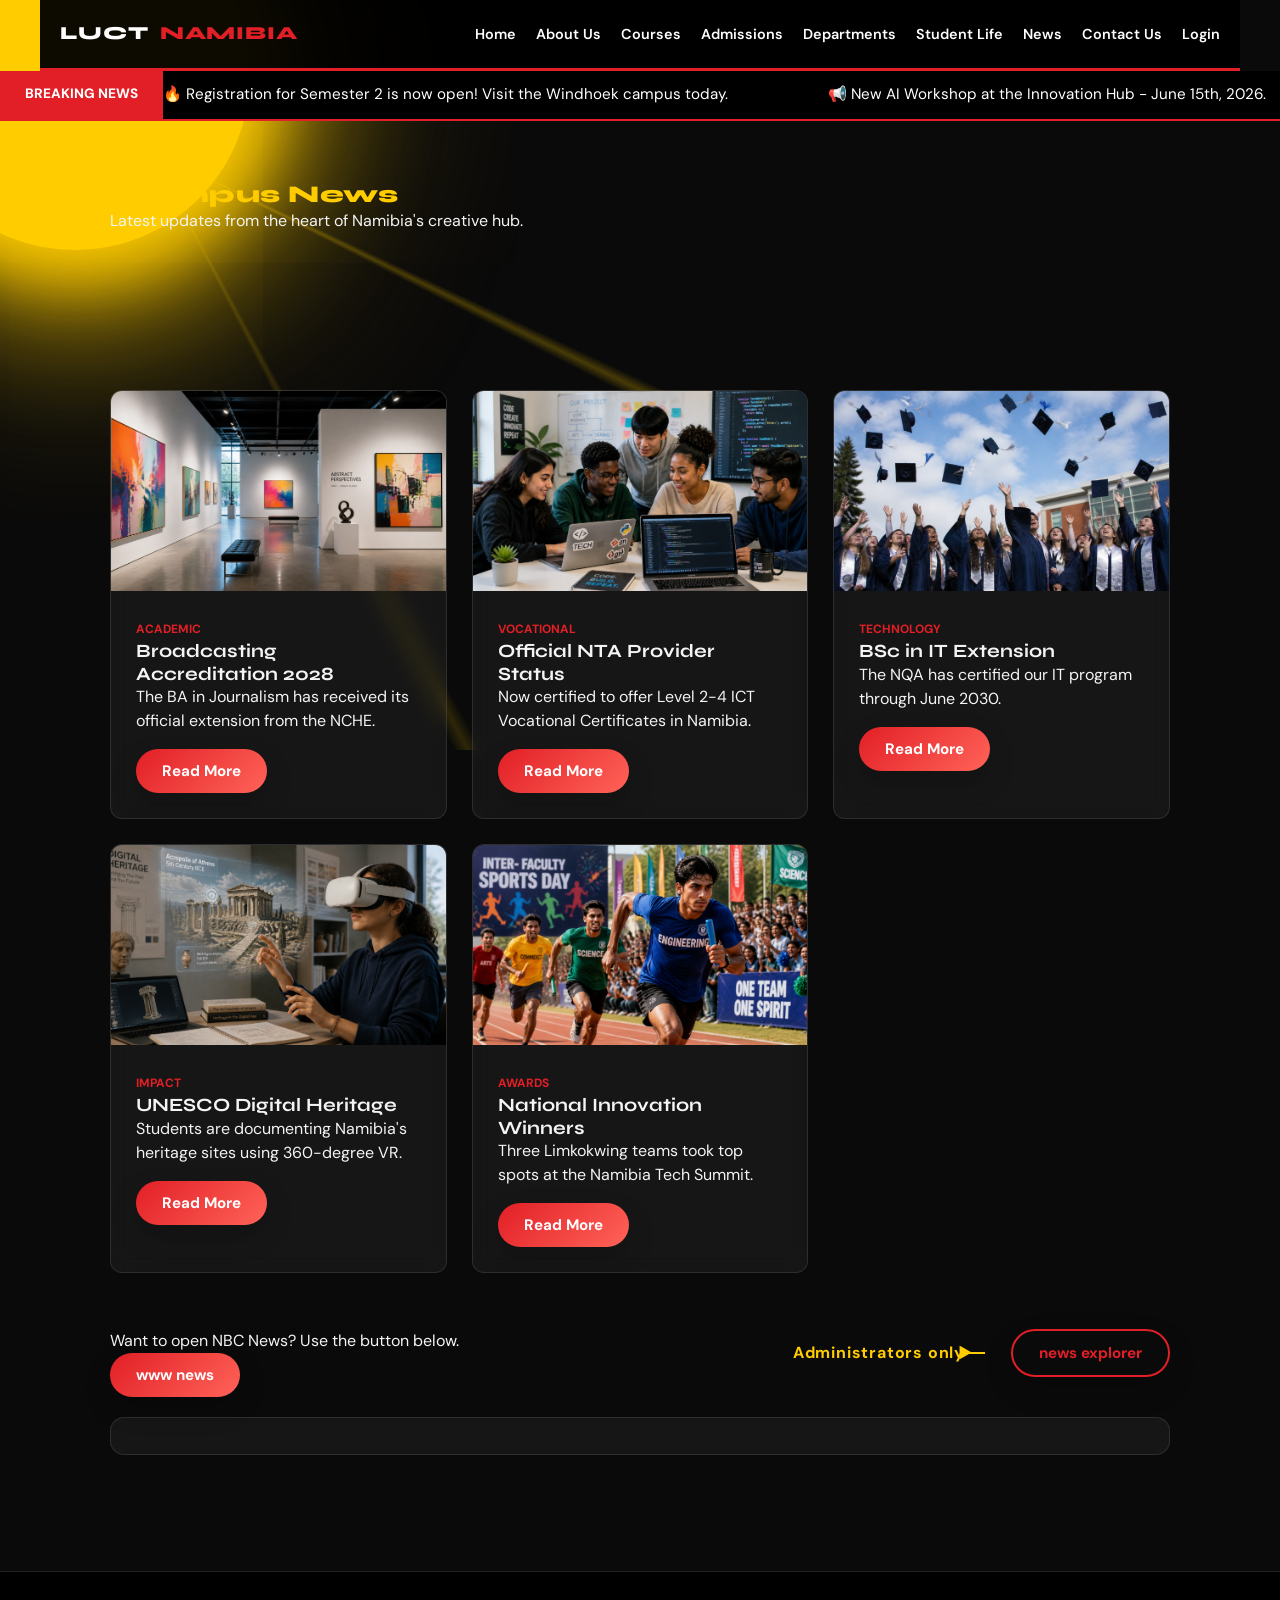
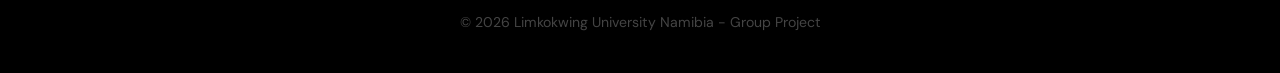
<file: news.html>
<!DOCTYPE html>
<html lang="en">
<head>
    <meta charset="UTF-8">
    <meta name="viewport" content="width=device-width, initial-scale=1.0">
    <title>News & Updates | Limkokwing Namibia</title>
    <link rel="stylesheet" href="style.css">
    <link href="https://fonts.googleapis.com/css2?family=Inter:wght@400;600;800&display=swap" rel="stylesheet">
</head>
<body>
    <header class="main-header">
        <nav class="navbar">
            <div class="logo">LUCT <span>Namibia</span></div>
            <ul class="nav-links">
                <li><a href="index.html">Home</a></li>
                <li><a href="about.html">About Us</a></li>
                <li><a href="courses.html">Courses</a></li>
                <li><a href="admissions.html">Admissions</a></li>
                <li><a href="faculties.html">Departments</a></li>
                <li><a href="studentlife.html">Student Life</a></li>
                <li><a href="news.html">News</a></li>
                <li><a href="contact.html">Contact Us</a></li>
                <li><a href="login.html">Login</a></li>
            </ul> </nav>
    </header>

    <div class="breaking-news-bar">
        <div class="ticker-label">BREAKING NEWS</div>
        <div class="ticker-window">
            <div class="ticker-track">
                <span>🔥 Registration for Semester 2 is now open! Visit the Windhoek campus today.</span>
                <span>📢 New AI Workshop at the Innovation Hub - June 15th, 2026.</span>
                <span>🏆 LUCT Namibia wins "Creative Campus of the Year" at National Tech Awards!</span>
                <span>🎓 Winter Graduation 2026: Venue and dates officially confirmed.</span>
                <span>🔥 Registration for Semester 2 is now open! Visit the Windhoek campus today.</span>
                <span>📢 New AI Workshop at the Innovation Hub - June 15th, 2026.</span>
            </div>
        </div>
    </div>

    <main class="container">
        <section class="page-intro">
            <h1 class="page-heading">Campus News</h1>
            <p>Latest updates from the heart of Namibia's creative hub.</p>
        </section>

        <section class="video-container">
            <div class="video-box">
                <iframe src="https://www.youtube.com/embed/3b5G48Tx1c8" frameborder="0" allowfullscreen></iframe>
            </div>
        </section>

        <section class="news-grid">
            <article class="news-card">
                <div class="card-img img-1"></div>
                <div class="card-content">
                    <span class="label">Academic</span>
                    <h3>Broadcasting Accreditation 2028</h3>
                    <p>The BA in Journalism has received its official extension from the NCHE.</p>
                    <div id="m1" class="more-info"><p>This ensures our graduates continue to meet national broadcasting standards for the next 3 years.</p></div>
                    <button type="button" class="btn" onclick="toggleMore('m1', this)">Read More</button>
                </div>
            </article>

            <article class="news-card">
                <div class="card-img img-2"></div>
                <div class="card-content">
                    <span class="label">Vocational</span>
                    <h3>Official NTA Provider Status</h3>
                    <p>Now certified to offer Level 2-4 ICT Vocational Certificates in Namibia.</p>
                    <div id="m2" class="more-info"><p>Valid until 2028, these programs focus on practical web development and system support.</p></div>
                    <button type="button" class="btn" onclick="toggleMore('m2', this)">Read More</button>
                </div>
            </article>

            <article class="news-card">
                <div class="card-img img-3"></div>
                <div class="card-content">
                    <span class="label">Technology</span>
                    <h3>BSc in IT Extension</h3>
                    <p>The NQA has certified our IT program through June 2030.</p>
                    <div id="m3" class="more-info"><p>The curriculum now includes advanced 2026 modules in AI and Cloud Architecture.</p></div>
                    <button type="button" class="btn" onclick="toggleMore('m3', this)">Read More</button>
                </div>
            </article>

            <article class="news-card">
                <div class="card-img img-7"></div>
                <div class="card-content">
                    <span class="label">Impact</span>
                    <h3>UNESCO Digital Heritage</h3>
                    <p>Students are documenting Namibia's heritage sites using 360-degree VR.</p>
                    <div id="m4" class="more-info"><p>This project aims to preserve historical landmarks in a virtual digital archive for schools.</p></div>
                    <button type="button" class="btn" onclick="toggleMore('m4', this)">Read More</button>
                </div>
            </article>

            <article class="news-card">
                <div class="card-img img-6"></div>
                <div class="card-content">
                    <span class="label">Awards</span>
                    <h3>National Innovation Winners</h3>
                    <p>Three Limkokwing teams took top spots at the Namibia Tech Summit.</p>
                    <div id="m5" class="more-info"><p>The winning projects focused on mobile health solutions and e-governance tools.</p></div>
                    <button type="button" class="btn" onclick="toggleMore('m5', this)">Read More</button>
                </div>
            </article>
        </section>

        <section class="more-news section">
            <div class="more-news-wrap">
                <div class="more-news-info">
                    <p>Want to open NBC News? Use the button below.</p>
                    <button class="btn" id="openWwwNewsBtn" type="button">www news</button>
                </div>
                <div class="more-news-actions">
                    <div class="admin-note">Administrators only</div>
                    <button class="btn btn-outline" id="newsExplorerBtn" type="button">news explorer</button>
                </div>
            </div>
            <div id="newsMessage" class="news-message"></div>
            <div id="newsExplorerContainer" class="news-explorer-container"></div>
        </section>

    </main>

    <footer>
        <p>&copy; 2026 Limkokwing University Namibia - Group Project</p>
    </footer>

    <script>
        function toggleMore(id, b) {
            const e = document.getElementById(id);
            const isOpen = e.classList.toggle('open');
            b.innerText = isOpen ? 'Show Less' : 'Read More';
            if (!isOpen) {
                e.style.maxHeight = null;
            }
        }
    </script>
<script src="script.js"></script>
</body>
</html>
</file>
<file: style.css>
/*google font family link*/

@import url('https://fonts.googleapis.com/css2?family=Syne:wght@400;600;700;800&family=DM+Sans:ital,opsz,wght@0,9..40,300;0,9..40,400;0,9..40,500;0,9..40,600;0,9..40,700;1,9..40,300&display=swap');

/* --- 1. RESET --- */
* { 
    margin: 0; 
    padding: 0; 
    box-sizing: border-box; 
}

/* --- 2. VARIABLES --- */
:root {
    --luct-red:     #e21f26;
    --gold:         #ffcc00;
    --dark-bg:      #0a0a0a;
    --glass:        rgba(255, 255, 255, 0.05);
    --glass-border: rgba(255, 255, 255, 0.1);
    --text:         #f4f4f4;
    --muted:        #aaaaaa;
    --border:       rgba(255, 255, 255, 0.1);

    /* New typography tokens */
    --font-display: 'Syne', 'Inter', sans-serif;
    --font-body:    'DM Sans', 'Inter', sans-serif;
}

/* --- 3. BODY & GLOBAL TYPOGRAPHY --- */
body { 
    font-family: var(--font-body); 
    background: var(--dark-bg); 
    color: #f4f4f4; 
    line-height: 1.5; 
    position: relative;
    overflow-x: hidden;
    min-height: 100vh;
}


h1, h2, h3, h4, h5, h6 {
    font-family: var(--font-display);
    font-weight: 700;
    line-height: 1.2;
}

.page-heading {
    color: #ffcc00;
    font-family: var(--font-display);
    font-weight: 800;
    letter-spacing: 0.02em;
}

p, li, label, input, select, textarea, button, a {
    font-family: var(--font-body);
}


body::before {
    content: '';
    position: fixed;
    top: -100px; 
    left: -100px; 
    width: 350px;
    height: 350px;
    background: var(--gold); 
    border-radius: 50%;
    box-shadow: 
        0 0 60px 30px rgba(255, 204, 0, 0.9), 
        0 0 120px 60px rgba(255, 204, 0, 0.6), 
        0 0 200px 100px rgba(255, 204, 0, 0.3);
    z-index: -2; 
    animation: moonPulse 4s ease-in-out infinite;
    pointer-events: none;
}

body::after {
    content: '';
    position: fixed;
    top: -450px;
    left: -450px;
    width: 1200px;
    height: 1200px;
    background: conic-gradient(
        from 115deg at center,
        transparent 0%,
        rgba(255, 204, 0, 0.25) 0.3%,
        transparent 0.6%,
        transparent 10%,
        rgba(255, 204, 0, 0.15) 10.3%,
        transparent 10.6%
    );
    z-index: -3;
    pointer-events: none;
}

/* --- 5. NAVBAR --- */
.navbar { 
    display: flex; 
    justify-content: space-between; 
    align-items: center; 
    max-width: 1200px; 
    margin: 0 auto; 
    padding: 20px;
    background: rgba(0, 0, 0, 0.95);
    border-bottom: 3px solid var(--luct-red);
    position: sticky;
    top: 0;
    z-index: 1000;
}

/* Logo — identical on every page: Syne 800, uppercase, red accent */
.logo { 
    font-family: var(--font-display);
    color: #fff; 
    font-weight: 800; 
    font-size: 1.15rem;
    text-transform: uppercase;
    letter-spacing: 0.05em;
    text-decoration: none;
    user-select: none;
}

.logo span { 
    color: var(--luct-red); 
    margin-left: 4px; 
}

.navbar ul { 
    list-style: none; 
    display: flex; 
    gap: 20px;
}

.navbar ul li a { 
    color: #fff; 
    text-decoration: none; 
    font-size: 0.9rem; 
    font-weight: 600; 
    transition: 0.3s; 
}

.navbar ul li a:hover, 
.navbar ul li a.active { 
    color: var(--luct-red); 
}

.hamburger {
    display: none;
    flex-direction: column;
    gap: 5px;
    cursor: pointer;
}

.hamburger span {
    width: 24px;
    height: 2px;
    background: #fff;
    display: block;
}

/* --- 6. BREAKING NEWS BAR --- */
.breaking-news-bar {
    display: flex;
    background: #000;
    height: 50px;
    border-bottom: 2px solid var(--luct-red);
    overflow: hidden;
    position: relative;
}

.ticker-label {
    background: var(--luct-red);
    color: #fff;
    padding: 0 25px;
    display: flex;
    align-items: center;
    font-weight: 800;
    font-size: 0.85rem;
    box-shadow: 10px 0 15px rgba(0,0,0,0.5);
}

.ticker-window { 
    flex: 1; 
    overflow: hidden; 
    display: flex; 
    align-items: center; 
}

.ticker-track {
    display: flex;
    white-space: nowrap;
    animation: tv-scroll 25s linear infinite;
    will-change: transform;
}

.ticker-track span {
    padding-right: 100px;
    color: #fff;
    font-size: 0.95rem;
}

/* --- 7. CONTENT / LAYOUT --- */
.container, 
.content-container { 
    max-width: 1100px; 
    margin: 40px auto; 
    padding: 20px; 
    position: relative; 
    z-index: 5; 
}

.section {
    padding: 3.5rem 0;
    position: relative;
    z-index: 5;
}

.section-alt {
    background: rgba(255, 255, 255, 0.02);
    border-top: 1px solid var(--border);
    border-bottom: 1px solid var(--border);
}

.section-title {
    font-family: var(--font-display);
    font-size: 1.6rem;
    font-weight: 800;
    color: var(--gold);
    margin-bottom: 0.4rem;
    text-transform: uppercase;
    letter-spacing: 0.5px;
}

.section-sub {
    color: var(--muted);
    margin-bottom: 2rem;
    font-size: 0.95rem;
}

.divider {
    border: none;
    border-top: 2px solid var(--luct-red);
    width: 48px;
    margin: 0.5rem 0 1.5rem;
}

/* --- 8. ABOUT / GLASS CARDS --- */
.about-banner, 
.news-card {
    background: var(--glass);
    backdrop-filter: blur(10px);
    border: 1px solid rgba(255, 255, 255, 0.1);
    border-radius: 12px;
}

.vision-mission {
    display: flex;
    gap: 20px;
    flex-wrap: wrap;
}

.vision-mission .box {
    flex: 1 1 300px;
    background: var(--glass);
    padding: 25px;
    border-left: 5px solid var(--luct-red);
    border-radius: 8px;
}

.item1 {
    display: flex;
    padding: 1.5em;
    color: white;
    text-align: center;
    border-radius: 8px;
    font-size: 2rem;
    gap: 16px;
}

/* --- 9. NEWS --- */
.news-grid { 
    display: grid; 
    grid-template-columns: repeat(auto-fit, minmax(280px, 1fr)); 
    gap: 25px; 
}

.news-card { 
    overflow: hidden; 
    transition: 0.3s; 
}

.news-card:hover { 
    transform: translateY(-8px); 
    border-color: var(--luct-red); 
}

@keyframes slideZoom {
    0%   { background-size: 100%; background-position: center; }
    50%  { background-size: 110%; background-position: left; }
    100% { background-size: 100%; background-position: center; }
}

.card-img { 
    height: 200px; 
    background-size: cover; 
    background-position: center;
    overflow: hidden;
    animation: slideZoom 4s ease-in-out infinite;
}

.card-img img {
    width: 100%;
    height: 100%;
    object-fit: cover;
    object-position: center;
    display: block;
}

.img-1 { background-image: url('images/ARTS.png'); }
.img-2 { background-image: url('images/CORDING.png'); }
.img-3 { background-image: url('images/graduation.png'); }
.img-4 { background-image: url('images/img3.png'); }
.img-5 { background-image: url('images/img1.png'); }
.img-6 { background-image: url('images/img6.png'); }
.img-7 { background-image: url('images/img7.png'); }

.card-content { 
    padding: 25px; 
}

.label { 
    color: var(--luct-red); 
    font-weight: bold; 
    font-size: 0.75rem; 
    text-transform: uppercase; 
}

.more-info {
    max-height: 0;
    opacity: 0;
    overflow: hidden;
    transform: translateY(-6px);
    transition: max-height 0.32s ease, opacity 0.28s ease, transform 0.28s ease, padding 0.28s ease;
    padding-top: 0;
    color: rgba(255, 255, 255, 0.85);
    font-size: 0.95rem;
    margin-bottom: 0;
}

.more-info.open {
    max-height: 999px;
    opacity: 1;
    transform: translateY(0);
    padding-top: 14px;
    margin-bottom: 18px;
}

.more-info p {
    margin: 0;
    line-height: 1.75;
}

.card-content .btn {
    margin-top: 16px;
}

.more-news-wrap {
    display: flex;
    align-items: flex-start;
    justify-content: space-between;
    gap: 20px;
    flex-wrap: wrap;
}

.more-news-info {
    max-width: 480px;
}

.more-news-actions {
    display: flex;
    align-items: center;
    gap: 28px;
    margin-left: auto;
    flex-wrap: wrap;
}

.admin-note {
    position: relative;
    color: #ffcc00;
    font-weight: 700;
    letter-spacing: 0.05em;
    padding-left: 10px;
    margin: 0 18px;
    min-width: 170px;
}

.admin-note::after {
    content: '';
    position: absolute;
    right: -20px;
    top: 50%;
    transform: translateY(-50%);
    width: 18px;
    height: 2px;
    background: #ffcc00;
}

.admin-note::before {
    content: '▶';
    position: absolute;
    right: -8px;
    top: 50%;
    transform: translate(0, -50%);
    color: #ffcc00;
    font-size: 0.95rem;
}

.news-explorer-container {
    margin-top: 20px;
    background: rgba(255, 255, 255, 0.05);
    border: 1px solid rgba(255, 255, 255, 0.1);
    border-radius: 14px;
    padding: 18px;
}

.news-message {
    margin-top: 18px;
    color: #ffd966;
    font-size: 0.95rem;
}

.news-message.success {
    color: #8ef2a2;
}

.news-message.error {
    color: #ff8c8c;
}

.explorer-header {
    display: flex;
    align-items: center;
    justify-content: space-between;
    gap: 16px;
    margin-bottom: 16px;
}

.explorer-title {
    font-weight: 700;
    color: #fff;
}

.visitor-table {
    width: 100%;
    border-collapse: collapse;
}

.visitor-table th,
.visitor-table td {
    padding: 12px 14px;
    border-bottom: 1px solid rgba(255, 255, 255, 0.08);
    text-align: left;
    font-family: var(--font-body);
    font-size: 0.95rem;
}

.visitor-table th {
    color: var(--gold);
    text-transform: uppercase;
    letter-spacing: 0.04em;
    font-size: 0.84rem;
}

.news-explorer-container p {
    margin: 0;
    color: #ddd;
}

/* --- 10. HERO --- */
.hero {
    position: relative;
    min-height: 80vh;
    display: flex;
    align-items: center;
    justify-content: center;
    text-align: center;
    color: #fff;
    padding: 60px 20px;
}

.hero-admissions {
    background: 
        linear-gradient(135deg, rgba(10,10,10,0.92) 0%, rgba(40,0,8,0.88) 100%),
        url('images/graduation.png') center/cover no-repeat;
    border-bottom: 3px solid var(--luct-red);
}

.hero-student-life {
    background:
        linear-gradient(135deg, rgba(10,10,10,0.92) 0%, rgba(30,20,0,0.88) 100%),
        url('images/img1.png') center/cover no-repeat;
    border-bottom: 3px solid var(--gold);
}

.hero-overlay {
    max-width: 750px;
    padding: 50px 40px;
    background: rgba(0,0,0,0.45);
    border: 1px solid rgba(255,255,255,0.08);
    border-radius: 16px;
}

.hero h1 {
    font-family: var(--font-display);
    font-size: 3rem;
    font-weight: 800;
    color: var(--gold);
    margin-bottom: 16px;
    line-height: 1.15;
}

.hero p {
    font-size: 1.1rem;
    color: rgba(255,255,255,0.82);
    margin-bottom: 28px;
    max-width: 560px;
    margin-left: auto;
    margin-right: auto;
}

.hero-badge {
    display: inline-block;
    background: var(--luct-red);
    color: #fff;
    font-size: 0.75rem;
    font-weight: 700;
    padding: 5px 16px;
    border-radius: 20px;
    margin-bottom: 1.2rem;
    letter-spacing: 1.5px;
    text-transform: uppercase;
}

@media (max-width: 768px) {
    .hero { min-height: 60vh; }
    .hero h1 { font-size: 1.9rem; }
    .hero-overlay { padding: 32px 22px; }
}

/* --- 11. BUTTONS --- */
.btn { 
    display: inline-flex;
    align-items: center;
    justify-content: center;
    padding: 12px 26px;
    background: linear-gradient(135deg, rgba(226,31,38,1) 0%, rgba(255,99,88,1) 100%);
    color: #fff; 
    text-decoration: none;
    border-radius: 999px; 
    font-weight: 700;
    cursor: pointer;
    border: none;
    transition: transform 0.24s ease, box-shadow 0.24s ease, opacity 0.24s ease, background 0.24s ease;
    font-family: inherit;
    font-size: 0.95rem;
    box-shadow: 0 12px 28px rgba(0,0,0,0.18);
}

.btn:hover { 
    transform: translateY(-1px);
    box-shadow: 0 16px 32px rgba(0,0,0,0.22);
    opacity: 0.98;
}

.btn-outline {
    background: transparent;
    color: var(--luct-red);
    border: 2px solid var(--luct-red);
}

.btn-outline:hover {
    background: var(--luct-red);
    color: #fff;
}

/* Small button variant */
.btn-sm {
    padding: 7px 16px;
    font-size: 0.82rem;
    border-radius: 6px;
    font-weight: 600;
}

/* --- 12. BADGES --- */
.badge {
    display: inline-block;
    padding: 3px 10px;
    border-radius: 20px;
    font-size: 0.78rem;
    font-weight: 700;
}

.badge-open     { background: rgba(26,122,60,0.25);  color: #4caf7d; border: 1px solid #4caf7d; }
.badge-upcoming { background: rgba(255,204,0,0.15);  color: var(--gold); border: 1px solid var(--gold); }
.badge-closed   { background: rgba(226,31,38,0.15);  color: var(--luct-red); border: 1px solid var(--luct-red); }

/* --- 13. GRID CONTAINER --- */
.grid-container {
    display: grid;
    grid-template-columns: repeat(auto-fit, minmax(250px, 1fr));
    gap: 20px;
    margin: 40px auto;
    max-width: 1100px;
    padding: 20px;
}

.grid-container div {
    background: var(--glass);
    backdrop-filter: blur(8px);
    padding: 30px;
    text-align: center;
    font-size: 1.2rem;
    border-radius: 10px;
    border-left: 5px solid var(--luct-red);
    transition: 0.3s;
}

.grid-container div a {
    color: inherit;
    text-decoration: none;
}

.grid-container div:hover {
    transform: translateY(-5px);
    border-color: var(--gold);
}

/* --- 14. FOOTER --- */
footer { 
    text-align: center; 
    padding: 40px; 
    background: #000; 
    color: #444; 
    border-top: 1px solid #222;
    font-size: 0.88rem;
}

footer span {
    color: var(--luct-red);
    font-weight: 700;
}

footer p + p {
    margin-top: 6px;
}

/* --- 15. CONTACT PAGE --- */
.contact-hero {
    padding: 80px 20px 70px;
    text-align: center;
    border-bottom: 3px solid var(--luct-red);
    position: relative;
    overflow: hidden;
}

.contact-hero::before {
    content: 'CONTACT';
    position: absolute;
    font-family: var(--font-display);
    font-size: 9rem;
    font-weight: 800;
    color: rgba(255, 255, 255, 0.025);
    top: 50%;
    left: 50%;
    transform: translate(-50%, -50%);
    pointer-events: none;
    white-space: nowrap;
    letter-spacing: 0.15em;
}

.contact-eyebrow {
    color: var(--luct-red);
    font-size: 0.75rem;
    font-weight: 700;
    text-transform: uppercase;
    letter-spacing: 0.15em;
    margin-bottom: 14px;
}

.contact-hero h1 {
    font-family: var(--font-display);
    font-size: 3rem;
    font-weight: 800;
    color: #fff;
    margin-bottom: 14px;
    line-height: 1.1;
}

.contact-hero h1 span {
    color: var(--luct-red);
}

.contact-sub {
    color: #888;
    font-size: 1rem;
    max-width: 500px;
    margin: 0 auto;
    line-height: 1.7;
}

.contact-wrapper {
    max-width: 1100px;
    margin: 60px auto;
    padding: 0 20px;
    display: grid;
    grid-template-columns: 1fr 1.5fr;
    gap: 40px;
    position: relative;
    z-index: 5;
}

.contact-info {
    display: flex;
    flex-direction: column;
    gap: 18px;
}

.info-card {
    background: var(--glass);
    backdrop-filter: blur(10px);
    border: 1px solid rgba(255, 255, 255, 0.08);
    border-radius: 12px;
    padding: 22px;
    display: flex;
    align-items: flex-start;
    gap: 16px;
    transition: 0.3s;
    border-left: 4px solid transparent;
}

.info-card:hover {
    border-left-color: var(--luct-red);
    transform: translateX(5px);
    background: rgba(226, 31, 38, 0.05);
}

.info-icon {
    width: 44px;
    height: 44px;
    background: var(--luct-red);
    border-radius: 10px;
    display: flex;
    align-items: center;
    justify-content: center;
    font-size: 1.2rem;
    flex-shrink: 0;
}

.info-text h4 {
    color: #fff;
    font-weight: 700;
    font-size: 0.8rem;
    text-transform: uppercase;
    letter-spacing: 0.08em;
    margin-bottom: 6px;
}

.info-text p,
.info-text a {
    display: block;
    color: #888;
    font-size: 0.9rem;
    line-height: 1.7;
    text-decoration: none;
    transition: color 0.2s;
}

.info-text a:hover {
    color: var(--luct-red);
}

.contact-form-wrap {
    background: var(--glass);
    backdrop-filter: blur(10px);
    border: 1px solid rgba(255, 255, 255, 0.08);
    border-radius: 16px;
    padding: 36px;
    position: relative;
    z-index: 5;
}

.contact-form-wrap h2 {
    font-family: var(--font-display);
    color: #fff;
    font-size: 1.5rem;
    font-weight: 800;
    margin-bottom: 6px;
}

.form-sub {
    color: #666;
    font-size: 0.875rem;
    margin-bottom: 28px;
}

.form-row {
    display: grid;
    grid-template-columns: 1fr 1fr;
    gap: 16px;
}

.form-group {
    display: flex;
    flex-direction: column;
    gap: 6px;
    margin-bottom: 18px;
}

.form-group label {
    color: #ccc;
    font-size: 0.75rem;
    font-weight: 700;
    text-transform: uppercase;
    letter-spacing: 0.06em;
}

.form-group input,
.form-group select,
.form-group textarea {
    background: rgba(255, 255, 255, 0.04);
    border: 1px solid rgba(255, 255, 255, 0.1);
    border-radius: 8px;
    padding: 12px 16px;
    color: #f4f4f4;
    font-family: var(--font-body);
    font-size: 0.9rem;
    transition: border-color 0.3s, background 0.3s;
    outline: none;
    width: 100%;
}

.form-group input:focus,
.form-group select:focus,
.form-group textarea:focus {
    border-color: var(--luct-red);
    background: rgba(226, 31, 38, 0.05);
}

.form-group input::placeholder,
.form-group textarea::placeholder {
    color: #444;
}

.form-group select option {
    background: #111;
    color: #f4f4f4;
}

.form-group textarea {
    resize: vertical;
    min-height: 130px;
}

.contact-submit {
    width: 100%;
    padding: 14px;
    font-size: 0.95rem;
    text-transform: uppercase;
    letter-spacing: 0.08em;
    border: none;
    border-radius: 8px;
    margin-top: 4px;
}

.map-section {
    max-width: 1100px;
    margin: 0 auto 70px;
    padding: 0 20px;
    position: relative;
    z-index: 5;
}

.map-label {
    margin-bottom: 20px;
}

.map-label .label {
    display: inline-block;
    margin-bottom: 8px;
    font-size: 0.75rem;
    letter-spacing: 0.1em;
}

.map-label h2 {
    font-family: var(--font-display);
    color: #fff;
    font-size: 1.5rem;
    font-weight: 800;
    margin-bottom: 4px;
}

.map-label p {
    color: #666;
    font-size: 0.875rem;
}

.map-container {
    border-radius: 16px;
    overflow: hidden;
    border: 1px solid rgba(255, 255, 255, 0.08);
    height: 420px;
}

.map-container iframe {
    width: 100%;
    height: 100%;
    border: none;
    display: block;
}

/* --- 16. ADMISSIONS PAGE --- */
.steps {
    display: grid;
    grid-template-columns: repeat(auto-fit, minmax(200px, 1fr));
    gap: 1.25rem;
}

.step-card {
    background: var(--glass);
    backdrop-filter: blur(10px);
    border: 1px solid var(--border);
    border-radius: 10px;
    padding: 1.5rem;
    transition: transform 0.3s, border-color 0.3s, box-shadow 0.3s;
}

.step-card:hover {
    transform: translateY(-4px);
    border-color: var(--luct-red);
    box-shadow: 0 0 20px rgba(226, 31, 38, 0.2);
}

.step-num {
    width: 36px;
    height: 36px;
    background: var(--luct-red);
    color: #fff;
    border-radius: 50%;
    display: flex;
    align-items: center;
    justify-content: center;
    font-weight: 700;
    font-size: 1rem;
    margin-bottom: 1rem;
}

.step-card h3 {
    font-family: var(--font-display);
    font-size: 1rem;
    font-weight: 700;
    margin-bottom: 0.4rem;
    color: var(--gold);
}

.step-card p {
    font-size: 0.9rem;
    color: var(--muted);
}

.req-grid {
    display: grid;
    grid-template-columns: 1fr 1fr;
    gap: 1.5rem;
}

.req-box {
    background: var(--glass);
    backdrop-filter: blur(10px);
    border: 1px solid var(--border);
    border-radius: 10px;
    padding: 1.5rem;
    transition: border-color 0.3s;
}

.req-box:hover {
    border-color: var(--luct-red);
}

.req-box h3 {
    font-family: var(--font-display);
    font-size: 1rem;
    font-weight: 700;
    color: var(--gold);
    margin-bottom: 1rem;
    padding-bottom: 0.5rem;
    border-bottom: 2px solid rgba(226, 31, 38, 0.4);
}

.req-box ul {
    padding-left: 1.2rem;
}

.req-box li {
    font-size: 0.92rem;
    margin-bottom: 0.5rem;
    color: var(--text);
}

.dates-table {
    width: 100%;
    border-collapse: collapse;
    background: var(--glass);
    backdrop-filter: blur(10px);
    border-radius: 10px;
    overflow: hidden;
    border: 1px solid var(--border);
}

.dates-table th {
    background: rgba(226, 31, 38, 0.8);
    color: #fff;
    padding: 0.9rem 1.2rem;
    text-align: left;
    font-family: var(--font-display);
    font-size: 0.9rem;
    font-weight: 700;
    text-transform: uppercase;
    letter-spacing: 0.5px;
}

.dates-table td {
    padding: 0.85rem 1.2rem;
    font-size: 0.9rem;
    border-bottom: 1px solid var(--border);
    color: var(--text);
}

.dates-table tr:last-child td {
    border-bottom: none;
}

.dates-table tr:hover td {
    background: rgba(255, 255, 255, 0.04);
}

.form-wrap {
    background: var(--glass);
    backdrop-filter: blur(10px);
    border: 1px solid var(--border);
    border-radius: 12px;
    padding: 2rem;
}

.form-grid {
    display: grid;
    grid-template-columns: 1fr 1fr;
    gap: 1.2rem;
}

.form-group.full {
    grid-column: 1 / -1;
}

label {
    font-size: 0.88rem;
    font-weight: 600;
    color: var(--gold);
}

input,
select,
textarea {
    padding: 0.65rem 0.9rem;
    border: 1px solid rgba(255, 255, 255, 0.15);
    border-radius: 6px;
    font-size: 0.93rem;
    font-family: var(--font-body);
    background: rgba(255, 255, 255, 0.06);
    color: var(--text);
    transition: border-color 0.2s, background 0.2s;
}

input::placeholder,
textarea::placeholder {
    color: rgba(255, 255, 255, 0.3);
}

input:focus,
select:focus,
textarea:focus {
    outline: none;
    border-color: var(--luct-red);
    background: rgba(255, 255, 255, 0.1);
}

select option {
    background: #1a1a1a;
    color: var(--text);
}

textarea {
    resize: vertical;
    min-height: 80px;
}

.form-actions {
    display: flex;
    gap: 1rem;
    margin-top: 1.5rem;
    flex-wrap: wrap;
    align-items: center;
}

.success-msg {
    display: none;
    background: rgba(26, 122, 60, 0.1);
    color: #1a7a3c;
    padding: 1rem 1.2rem;
    border-radius: 7px;
    font-size: 0.93rem;
    margin-top: 1rem;
    border: 1px solid #1a7a3c;
}

.download-box {
    background: rgba(226, 31, 38, 0.08);
    border: 1.5px dashed var(--luct-red);
    border-radius: 10px;
    padding: 1.5rem 2rem;
    display: flex;
    align-items: center;
    gap: 1.5rem;
    flex-wrap: wrap;
}

.download-icon {
    font-size: 2.4rem;
    line-height: 1;
}

.download-info h3 {
    font-family: var(--font-display);
    font-size: 1rem;
    font-weight: 700;
    color: var(--gold);
    margin-bottom: 0.25rem;
}

.download-info p {
    font-size: 0.88rem;
    color: var(--muted);
}

/* --- 17. DEPARTMENTS PAGE --- */
.dept-card {
    background: var(--glass);
    backdrop-filter: blur(10px);
    border: 1px solid var(--glass-border);
    border-left: 4px solid var(--luct-red);
    border-radius: 12px;
    padding: 35px;
    transition: transform 0.3s, border-color 0.3s, box-shadow 0.3s;
}

.dept-card:hover {
    transform: translateY(-8px);
    border-color: var(--luct-red);
    box-shadow: 0 0 30px rgba(226, 31, 38, 0.25);
}

.dept-card h2 {
    font-size: 1.15rem;
    color: var(--gold);
    margin-bottom: 12px;
}

.dept-card p {
    color: var(--muted);
    font-size: 0.92rem;
    line-height: 1.7;
    margin-bottom: 24px;
}

/* --- 18. STUDENT LIFE PAGE --- */
.clubs-grid {
    display: grid;
    grid-template-columns: repeat(auto-fit, minmax(240px, 1fr));
    gap: 1.25rem;
}

.club-card {
    background: var(--glass);
    backdrop-filter: blur(10px);
    border: 1px solid var(--border);
    border-radius: 12px;
    padding: 1.5rem;
    transition: transform 0.3s, border-color 0.3s, box-shadow 0.3s;
    cursor: default;
}

.club-card:hover {
    box-shadow: 0 0 20px rgba(226, 31, 38, 0.2);
    transform: translateY(-4px);
    border-color: var(--luct-red);
}

.club-icon {
    font-size: 2rem;
    margin-bottom: 0.75rem;
    display: block;
}

.club-card h3 {
    font-family: var(--font-display);
    font-size: 1rem;
    font-weight: 700;
    margin-bottom: 0.35rem;
    color: var(--gold);
}

.club-card p {
    font-size: 0.88rem;
    color: var(--muted);
}

.club-tag {
    display: inline-block;
    margin-top: 0.75rem;
    background: rgba(226, 31, 38, 0.15);
    color: var(--luct-red);
    font-size: 0.75rem;
    font-weight: 700;
    padding: 3px 10px;
    border-radius: 20px;
    border: 1px solid rgba(226, 31, 38, 0.4);
}

.events-list {
    display: flex;
    flex-direction: column;
    gap: 1rem;
}

.event-item {
    background: var(--glass);
    backdrop-filter: blur(10px);
    border: 1px solid var(--border);
    border-radius: 10px;
    padding: 1.2rem 1.5rem;
    display: flex;
    align-items: flex-start;
    gap: 1.2rem;
    transition: border-color 0.3s, box-shadow 0.3s;
}

.event-item:hover {
    border-color: var(--gold);
    box-shadow: 0 0 16px rgba(255, 204, 0, 0.1);
}

.event-date {
    background: var(--luct-red);
    color: #fff;
    border-radius: 8px;
    padding: 0.5rem 0.75rem;
    text-align: center;
    min-width: 56px;
    flex-shrink: 0;
}

.event-date .day {
    font-family: var(--font-display);
    font-size: 1.4rem;
    font-weight: 800;
    line-height: 1;
}

.event-date .month {
    font-size: 0.7rem;
    text-transform: uppercase;
    letter-spacing: 1px;
    opacity: 0.85;
}

.event-info h3 {
    font-family: var(--font-display);
    font-size: 1rem;
    font-weight: 700;
    margin-bottom: 0.2rem;
    color: var(--gold);
}

.event-info p {
    font-size: 0.88rem;
    color: var(--muted);
}

.event-cat {
    margin-left: auto;
    flex-shrink: 0;
    background: rgba(226, 31, 38, 0.15);
    color: var(--luct-red);
    font-size: 0.75rem;
    font-weight: 700;
    padding: 3px 10px;
    border-radius: 20px;
    border: 1px solid rgba(226, 31, 38, 0.4);
    align-self: flex-start;
}

.sports-grid {
    display: grid;
    grid-template-columns: repeat(auto-fit, minmax(180px, 1fr));
    gap: 1rem;
}

.sport-card {
    background: var(--glass);
    backdrop-filter: blur(10px);
    border: 1px solid var(--border);
    border-radius: 10px;
    padding: 1.25rem;
    text-align: center;
    transition: border-color 0.3s, transform 0.3s;
}

.sport-card:hover {
    border-color: var(--gold);
    transform: translateY(-3px);
}

.sport-icon {
    font-size: 2rem;
    margin-bottom: 0.5rem;
    display: block;
}

.sport-card h3 {
    font-family: var(--font-display);
    font-size: 0.92rem;
    font-weight: 700;
    margin-bottom: 0.2rem;
    color: var(--gold);
}

.sport-card p {
    font-size: 0.8rem;
    color: var(--muted);
}

.gallery-grid {
    display: grid;
    grid-template-columns: repeat(auto-fit, minmax(200px, 1fr));
    gap: 1rem;
}

.gallery-item {
    border-radius: 10px;
    aspect-ratio: 4 / 3;
    display: flex;
    align-items: center;
    justify-content: center;
    font-size: 2.5rem;
    overflow: hidden;
    position: relative;
    border: 1px solid var(--border);
    transition: border-color 0.3s, transform 0.3s;
}

.gallery-item:hover {
    border-color: var(--gold);
    transform: scale(1.02);
}

.gallery-item .label {
    position: absolute;
    bottom: 0;
    left: 0;
    right: 0;
    background: rgba(0, 0, 0, 0.7);
    color: #fff;
    font-size: 0.78rem;
    font-weight: 600;
    padding: 6px 10px;
    text-align: center;
}

.support-grid {
    display: grid;
    grid-template-columns: repeat(auto-fit, minmax(220px, 1fr));
    gap: 1.25rem;
}

.support-card {
    background: var(--glass);
    backdrop-filter: blur(10px);
    border-left: 4px solid var(--luct-red);
    border-top: 1px solid var(--border);
    border-right: 1px solid var(--border);
    border-bottom: 1px solid var(--border);
    border-radius: 0 10px 10px 0;
    padding: 1.25rem 1.5rem;
    transition: border-left-color 0.3s;
}

.support-card:hover {
    border-left-color: var(--gold);
}

.support-card h3 {
    font-family: var(--font-display);
    font-size: 0.97rem;
    font-weight: 700;
    margin-bottom: 0.35rem;
    color: var(--gold);
}

.support-card p {
    font-size: 0.87rem;
    color: var(--muted);
}

/* --- 18. ANIMATIONS --- */
@keyframes moonPulse {
    0%, 100% { transform: scale(1);     opacity: 0.7; }
    50%       { transform: scale(1.05); opacity: 1;   }
}

@keyframes tv-scroll {
    from { transform: translateX(0); }
    to   { transform: translateX(-50%); }
}

/* --- 19. RESPONSIVE --- */
@media (max-width: 860px) {
    .contact-wrapper {
        grid-template-columns: 1fr;
    }

    .contact-hero h1 {
        font-size: 2.2rem;
    }

    .contact-hero::before {
        font-size: 5rem;
    }

    .map-container {
        height: 300px;
    }
}

@media (max-width: 768px) {
    .navbar ul {
        display: none;
        flex-direction: column;
        position: absolute;
        top: 64px;
        left: 0;
        right: 0;
        background: rgba(0, 0, 0, 0.97);
        border-top: 1px solid var(--luct-red);
    }

    .navbar ul.open {
        display: flex;
    }

    .navbar ul li a {
        padding: 1rem 2rem;
        height: auto;
        border-bottom: 1px solid rgba(255, 255, 255, 0.06);
    }

    .hamburger {
        display: flex;
    }

    .hero h1 {
        font-size: 1.9rem;
    }

    .req-grid,
    .form-grid {
        grid-template-columns: 1fr;
    }

    .form-group.full {
        grid-column: 1;
    }

    .download-box {
        flex-direction: column;
        text-align: center;
    }

    .event-item {
        flex-wrap: wrap;
    }

    .event-cat {
        margin-left: 0;
    }

    .vision-mission {
        flex-direction: column;
    }
}

@media (max-width: 500px) {
    .form-row {
        grid-template-columns: 1fr;
    }

    .contact-form-wrap {
        padding: 24px 18px;
    }
}
</file>
